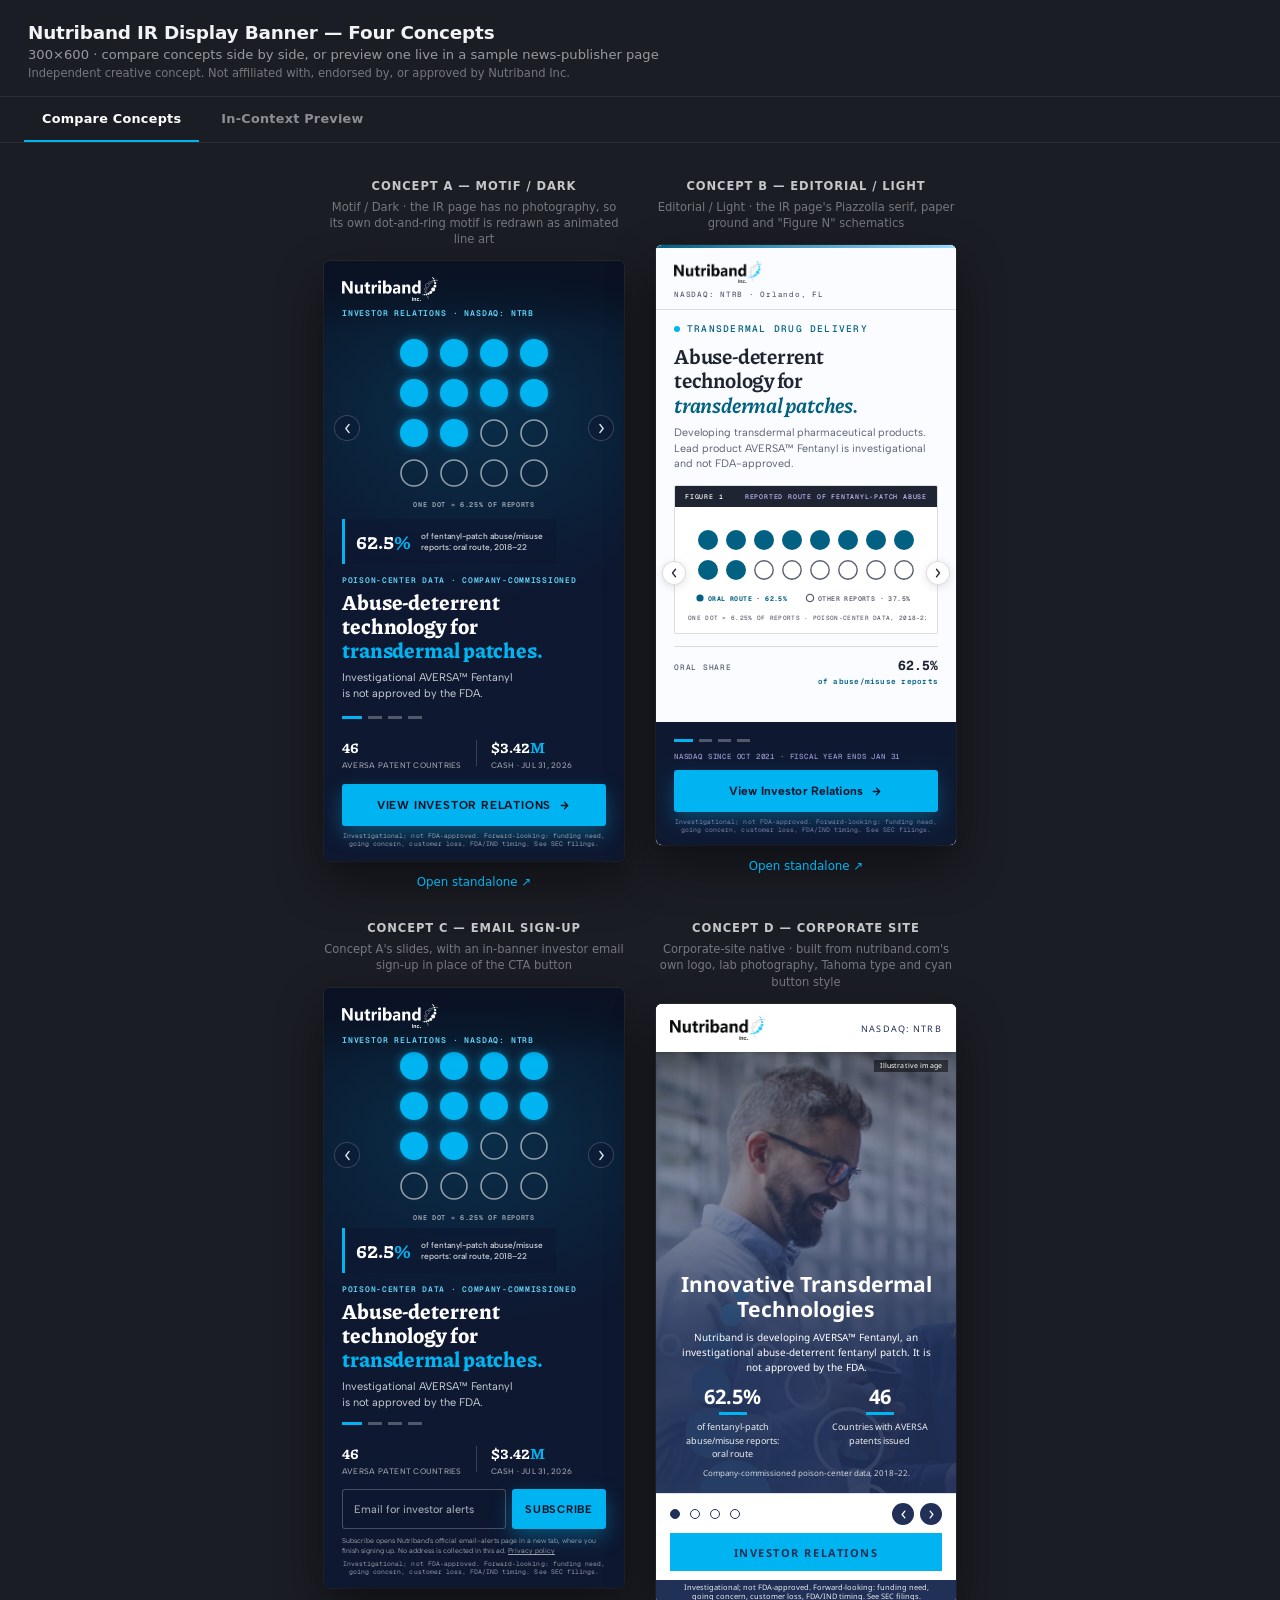
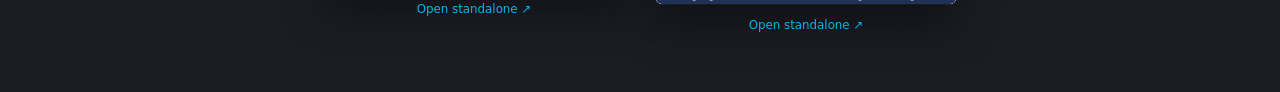
<file: index.html>
<!DOCTYPE html>
<html lang="en">
<head>
<meta name="robots" content="noindex,nofollow">
<meta charset="UTF-8">
<meta name="viewport" content="width=device-width,initial-scale=1">
<meta name="ir-banner-company" content="Nutriband Inc.">
<link rel="icon" href="data:,">
<title>Nutriband IR Banner — Concept Comparison</title>
<style>
  :root { --ui-accent:#00b4f1; }
  * { margin:0; padding:0; box-sizing:border-box; }
  html, body {
    height:100%;
    background:#1b1d24;
    font-family:-apple-system, BlinkMacSystemFont, 'Segoe UI', system-ui, sans-serif;
    color:#f2f3f5;
  }
  header {
    padding:22px 28px 16px;
    border-bottom:1px solid rgba(255,255,255,0.08);
  }
  header h1 { font-size:1.15rem; font-weight:700; letter-spacing:-0.01em; }
  header p { margin-top:4px; font-size:0.82rem; color:rgba(255,255,255,0.55); }
  header p.pitch-note { font-size:0.72rem; color:rgba(255,255,255,0.4); }

  /* ---- tabs ---- */
  .tabs {
    display:flex;
    gap:4px;
    padding:0 24px;
    border-bottom:1px solid rgba(255,255,255,0.08);
  }
  .tab-btn {
    background:none;
    border:0;
    font-family:inherit;
    color:rgba(255,255,255,0.5);
    font-size:0.8rem;
    font-weight:700;
    letter-spacing:0.02em;
    padding:14px 18px;
    cursor:pointer;
    border-bottom:2px solid transparent;
    transition:color 0.15s ease;
  }
  .tab-btn:hover { color:rgba(255,255,255,0.8); }
  .tab-btn.active { color:#fff; border-bottom-color:var(--ui-accent); }
  .tab-panel { display:none; }
  .tab-panel.active { display:block; }

  main {
    display:flex;
    flex-wrap:wrap;
    gap:32px;
    justify-content:center;
    padding:36px 24px 60px;
  }
  /* four 300px frames need about 1344px of width; below that, wrap 2 + 2 rather than 3 + 1 */
  @media (max-width:1343px) { main { max-width:700px; margin:0 auto; } }
  .col { display:flex; flex-direction:column; align-items:center; gap:14px; }
  .col h2 {
    font-size:0.72rem;
    font-weight:700;
    letter-spacing:0.08em;
    text-transform:uppercase;
    color:rgba(255,255,255,0.75);
  }
  .col .tag {
    max-width:300px;
    min-height:2.8em;
    font-size:0.72rem;
    line-height:1.4;
    text-align:center;
    color:rgba(255,255,255,0.4);
    margin-top:-8px;
  }
  .frame-wrap {
    width:300px;
    height:600px;
    border-radius:6px;
    overflow:hidden;
    box-shadow:0 20px 48px rgba(0,0,0,0.45), 0 0 0 1px rgba(255,255,255,0.06);
    background:#000;
  }
  iframe { width:300px; height:600px; border:0; display:block; }
  .col a {
    font-size:0.74rem;
    color:var(--ui-accent);
    text-decoration:none;
  }
  .col a:hover { text-decoration:underline; }

  /* ---- in-context preview panel ---- */
  .preview-intro {
    text-align:center;
    padding:28px 24px 0;
  }
  .preview-intro p {
    font-size:0.82rem;
    color:rgba(255,255,255,0.55);
    max-width:560px;
    margin:0 auto;
  }
  .concept-switch {
    display:flex;
    flex-wrap:wrap;
    gap:10px;
    justify-content:center;
    padding:18px 24px 0;
  }
  .concept-btn {
    background:rgba(255,255,255,0.06);
    border:1px solid rgba(255,255,255,0.14);
    color:rgba(255,255,255,0.65);
    font-family:inherit;
    font-size:0.76rem;
    font-weight:700;
    letter-spacing:0.02em;
    padding:9px 16px;
    border-radius:20px;
    cursor:pointer;
    transition:all 0.15s ease;
  }
  .concept-btn:hover { border-color:rgba(255,255,255,0.3); }
  .concept-btn.active { background:var(--ui-accent); border-color:var(--ui-accent); color:#0c1015; }

  .preview-wrap {
    max-width:1180px;
    margin:24px auto 12px;
    padding:0 24px;
  }
  .preview-frame-outer {
    border-radius:6px;
    overflow:hidden;
    box-shadow:0 20px 48px rgba(0,0,0,0.45), 0 0 0 1px rgba(255,255,255,0.06);
  }
  #preview-iframe {
    width:100%;
    height:950px;
    border:0;
    display:block;
    background:#fff;
  }
  .preview-footer {
    text-align:center;
    padding:14px 24px 60px;
  }
  .preview-footer a {
    font-size:0.74rem;
    color:var(--ui-accent);
    text-decoration:none;
  }
  .preview-footer a:hover { text-decoration:underline; }
</style>
</head>
<body>

<header>
  <h1>Nutriband IR Display Banner — Four Concepts</h1>
  <p>300×600 · compare concepts side by side, or preview one live in a sample news-publisher page</p>
  <p class="pitch-note">Independent creative concept. Not affiliated with, endorsed by, or approved by Nutriband Inc.</p>
</header>

<div class="tabs">
  <button type="button" class="tab-btn active" data-tab="compare">Compare Concepts</button>
  <button type="button" class="tab-btn" data-tab="preview">In-Context Preview</button>
</div>

<section class="tab-panel active" id="tab-compare">
  <main>
    <div class="col">
      <h2>Concept A — Motif / Dark</h2>
      <span class="tag">Motif / Dark · the IR page has no photography, so its own dot-and-ring motif is redrawn as animated line art</span>
      <div class="frame-wrap">
        <iframe src="concept-a-photo/index.html" title="Nutriband banner — photo concept"></iframe>
      </div>
      <a href="concept-a-photo/index.html" target="_blank" rel="noopener">Open standalone ↗</a>
    </div>

    <div class="col">
      <h2>Concept B — Editorial / Light</h2>
      <span class="tag">Editorial / Light · the IR page&#x27;s Piazzolla serif, paper ground and &quot;Figure N&quot; schematics</span>
      <div class="frame-wrap">
        <iframe src="concept-b-editorial/index.html" title="Nutriband banner — editorial concept"></iframe>
      </div>
      <a href="concept-b-editorial/index.html" target="_blank" rel="noopener">Open standalone ↗</a>
    </div>

    <div class="col">
      <h2>Concept C — Email Sign-up</h2>
      <span class="tag">Concept A&#x27;s slides, with an in-banner investor email sign-up in place of the CTA button</span>
      <div class="frame-wrap">
        <iframe src="concept-c-dashboard/index.html" title="Nutriband banner — email sign-up concept"></iframe>
      </div>
      <a href="concept-c-dashboard/index.html" target="_blank" rel="noopener">Open standalone ↗</a>
    </div>

    <div class="col">
      <h2>Concept D — Corporate Site</h2>
      <span class="tag">Corporate-site native · built from nutriband.com&#x27;s own logo, lab photography, Tahoma type and cyan button style</span>
      <div class="frame-wrap">
        <iframe src="concept-d-corporate/index.html" title="Nutriband banner — corporate-site concept"></iframe>
      </div>
      <a href="concept-d-corporate/index.html" target="_blank" rel="noopener">Open standalone ↗</a>
    </div>
  </main>
</section>

<section class="tab-panel" id="tab-preview">
  <div class="preview-intro">
    <p>A sample news-publisher article page with the banner dropped into the right-rail ad slot — the way it would actually sit alongside real editorial content. Switch concepts below.</p>
  </div>

  <div class="concept-switch">
    <button type="button" class="concept-btn active" data-concept="a">Concept A — Motif</button>
    <button type="button" class="concept-btn" data-concept="b">Concept B — Editorial</button>
    <button type="button" class="concept-btn" data-concept="c">Concept C — Email Sign-up</button>
    <button type="button" class="concept-btn" data-concept="d">Concept D — Corporate Site</button>
  </div>

  <div class="preview-wrap">
    <div class="preview-frame-outer">
      <iframe id="preview-iframe" src="context-preview/news.html?concept=a" title="Nutriband banner — in-context publisher preview"></iframe>
    </div>
  </div>

  <div class="preview-footer">
    <a id="preview-open-link" href="context-preview/news.html?concept=a" target="_blank" rel="noopener">Open standalone ↗</a>
  </div>
</section>

<script>
  document.querySelectorAll('.tab-btn').forEach(function (btn) {
    btn.addEventListener('click', function () {
      document.querySelectorAll('.tab-btn').forEach(function (b) { b.classList.remove('active') })
      document.querySelectorAll('.tab-panel').forEach(function (p) { p.classList.remove('active') })
      btn.classList.add('active')
      document.getElementById('tab-' + btn.dataset.tab).classList.add('active')
    })
  })

  document.querySelectorAll('.concept-btn').forEach(function (btn) {
    btn.addEventListener('click', function () {
      document.querySelectorAll('.concept-btn').forEach(function (b) { b.classList.remove('active') })
      btn.classList.add('active')
      var url = 'context-preview/news.html?concept=' + btn.dataset.concept
      document.getElementById('preview-iframe').src = url
      document.getElementById('preview-open-link').href = url
    })
  })
</script>

</body>
</html>
</file>
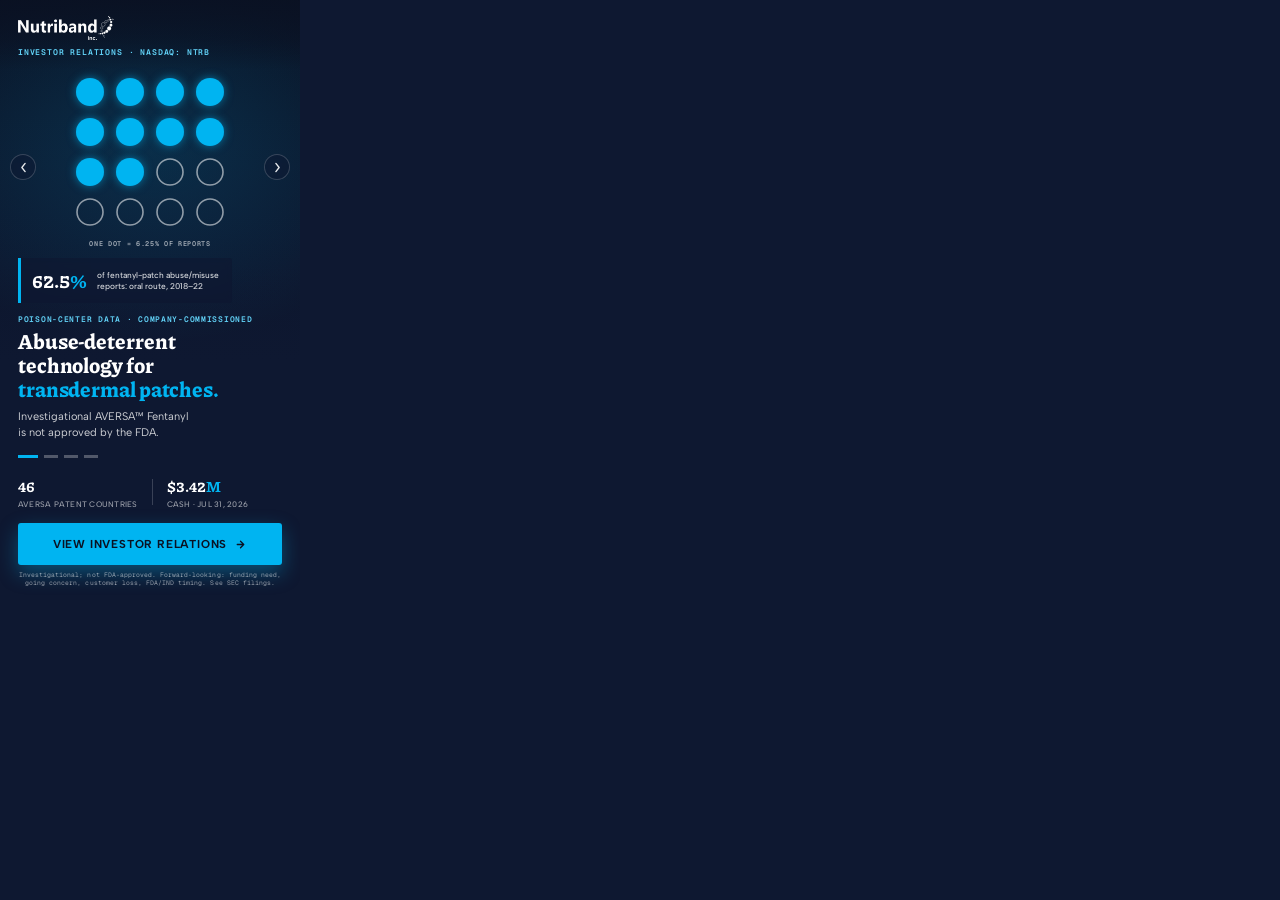
<file: concept-a-photo/index.html>
<!DOCTYPE html>
<html lang="en">
<head>
<meta name="robots" content="noindex,nofollow">
<meta charset="UTF-8">
<meta name="ad.size" content="width=300,height=600">
<meta http-equiv="X-UA-Compatible" content="IE=Edge">
<meta name="viewport" content="width=300,initial-scale=1">
<link rel="icon" href="data:,">
<title>Nutriband Inc. — Investor Relations</title>
<link rel="preconnect" href="https://fonts.googleapis.com">
<link rel="preconnect" href="https://fonts.gstatic.com" crossorigin>
<link href="https://fonts.googleapis.com/css2?family=Piazzolla:opsz,wght@8..30,700;8..30,800&family=Albert+Sans:wght@400;500;600;700&family=Geist+Mono:wght@500;600;700&display=swap" rel="stylesheet">
<link rel="stylesheet" href="style.css">
</head>
<body>

<!--
  Nutriband Inc. — IR display banner, 300x600 — Concept A: Motif / Dark.
  Promotes: https://gracinting.github.io/nutriband-ir-concept/
  The IR concept page has no photography, so A is motif-led: the page's own
  signature shapes (solid dots, open rings, the layered patch cross-section)
  redrawn as animated inline SVG, one variant per slide, with a floating stat
  chip, persistent logo/ticker chrome, stat row + CTA + forward-looking-
  statements line. Concept C is generated from this file
  (scripts/build_concept_c.py), so re-run that after every edit here.
  Every slide's copy and stat comes from .tmp/facts.md.
-->

<div id="banner" aria-label="Nutriband Inc. investor relations advertisement">

  <div id="slides">

    <!-- Slide 1 — Overview. Motif: 16-dot proportion pictogram (10 solid = 62.5%); one dot is 6.25% of reports, never a report count -->
    <section class="slide" data-index="0">
      <div class="slide-bg" role="img" aria-label="Sixteen dots in a four by four grid. Ten are solid and six are open rings, showing 62.5 percent.">
        <svg viewBox="0 0 300 600" aria-hidden="true">
          <g class="m-ripples">
            <circle class="m-ripple" style="animation-delay:-0.0s" cx="90"  cy="92"  r="14"/>
            <circle class="m-ripple" style="animation-delay:-0.4s" cx="130" cy="92"  r="14"/>
            <circle class="m-ripple" style="animation-delay:-0.8s" cx="170" cy="92"  r="14"/>
            <circle class="m-ripple" style="animation-delay:-1.2s" cx="210" cy="92"  r="14"/>
            <circle class="m-ripple" style="animation-delay:-1.6s" cx="90"  cy="132" r="14"/>
            <circle class="m-ripple" style="animation-delay:-2.0s" cx="130" cy="132" r="14"/>
            <circle class="m-ripple" style="animation-delay:-2.4s" cx="170" cy="132" r="14"/>
            <circle class="m-ripple" style="animation-delay:-2.8s" cx="210" cy="132" r="14"/>
            <circle class="m-ripple" style="animation-delay:-3.2s" cx="90"  cy="172" r="14"/>
            <circle class="m-ripple" style="animation-delay:-3.6s" cx="130" cy="172" r="14"/>
          </g>
          <g class="m-solid">
            <circle cx="90"  cy="92"  r="14"/><circle cx="130" cy="92"  r="14"/><circle cx="170" cy="92"  r="14"/><circle cx="210" cy="92"  r="14"/>
            <circle cx="90"  cy="132" r="14"/><circle cx="130" cy="132" r="14"/><circle cx="170" cy="132" r="14"/><circle cx="210" cy="132" r="14"/>
            <circle cx="90"  cy="172" r="14"/><circle cx="130" cy="172" r="14"/>
          </g>
          <g class="m-open">
            <circle cx="170" cy="172" r="13"/><circle cx="210" cy="172" r="13"/>
            <circle cx="90"  cy="212" r="13"/><circle cx="130" cy="212" r="13"/><circle cx="170" cy="212" r="13"/><circle cx="210" cy="212" r="13"/>
          </g>
          <text class="m-cap" x="150" y="246" text-anchor="middle">ONE DOT = 6.25% OF REPORTS</text>
        </svg>
      </div>
      <div class="slide-scrim-top"></div>
      <div class="slide-scrim-bottom"></div>
      <div class="slide-copy">
        <div class="mid-chip">
          <span class="chip-num">62.5<em>%</em></span>
          <span class="chip-label">of fentanyl-patch abuse/misuse<br>reports: oral route, 2018–22</span>
        </div>
        <div class="copy-bottom">
          <div class="kicker">Poison-center data · company-commissioned</div>
          <h1>Abuse-deterrent<br>technology for<br><em>transdermal&nbsp;patches.</em></h1>
          <p>Investigational AVERSA™ Fentanyl is not approved by the FDA.</p>
        </div>
      </div>
    </section>

    <!-- Slide 2 — Regulatory path. Motif: milestone rail; solid dot = reached, open ring = not yet reached -->
    <section class="slide" data-index="1">
      <div class="slide-bg" role="img" aria-label="Milestone rail: three solid dots for reached milestones, two open rings for the next steps.">
        <svg viewBox="0 0 300 600" aria-hidden="true">
          <path class="m-rail-done" d="M54 88 V152"/>
          <path class="m-rail-next" d="M54 152 V216"/>
          <circle class="m-pulse" cx="54" cy="88" r="2.8"/>
          <circle class="m-solid-c" cx="54" cy="88"  r="6"/>
          <circle class="m-solid-c" cx="54" cy="120" r="6"/>
          <circle class="m-halo" cx="54" cy="152" r="13"/>
          <circle class="m-solid-c" cx="54" cy="152" r="8.5"/>
          <circle class="m-ring-c" cx="54" cy="184" r="6"/>
          <circle class="m-ring-c" cx="54" cy="216" r="6"/>
          <g class="m-lab">
            <text class="d" x="78" y="85">2024</text>
            <text class="t" x="78" y="96">Kindeva commercial development agreement</text>
            <text class="d" x="78" y="117">JUN 2025</text>
            <text class="t" x="78" y="128">Commercial scale-up completed (Kindeva)</text>
            <text class="d hi" x="78" y="149">SEP 2025</text>
            <text class="t hi" x="78" y="160">FDA meeting: 505(b)(2) path confirmed</text>
            <text class="d" x="78" y="181">NEXT</text>
            <text class="t" x="78" y="192">IND for a human abuse potential study</text>
            <text class="d" x="78" y="213">THEN</text>
            <text class="t" x="78" y="224">NDA submission</text>
          </g>
        </svg>
      </div>
      <div class="slide-scrim-top"></div>
      <div class="slide-scrim-bottom"></div>
      <div class="slide-copy">
        <div class="mid-chip">
          <span class="chip-num">505<em>(b)(2)</em></span>
          <span class="chip-label">NDA pathway<br>confirmed by FDA</span>
        </div>
        <div class="copy-bottom">
          <div class="kicker">FDA Type C meeting · Sep 18, 2025</div>
          <h1>FDA confirmed<br>the regulatory path<br><em>for&nbsp;AVERSA&nbsp;Fentanyl.</em></h1>
          <p>Built on an FDA-approved fentanyl patch. IND not yet filed.</p>
        </div>
      </div>
    </section>

    <!-- Slide 3 — Platform. Motif: the patch cross-section in the "misused by mouth" state only (the IR page draws "worn on skin" separately):
         aversive-agent dots on the backing, rings = the intended effect, dashed outline = the mouth. A schematic, not a study result. -->
    <section class="slide" data-index="2">
      <div class="slide-bg" role="img" aria-label="Schematic cross-section of the patch inside a dashed outline representing the mouth. A row of dots, the aversive agents, sits on the backing above the drug matrix and adhesive, and rings spread outward from them: the intended effect if the patch is misused by mouth.">
        <svg viewBox="0 0 300 600" aria-hidden="true">
          <text class="m-cap l" x="40" y="78">IF MISUSED BY MOUTH: THE INTENDED EFFECT</text>
          <rect class="m-mouth" x="38" y="86" width="224" height="136" rx="22"/>
          <g class="m-rings">
            <circle class="m-ring-a" style="animation-delay:-0.0s" cx="76.9"  cy="110" r="6"/>
            <circle class="m-ring-b" style="animation-delay:-0.0s" cx="76.9"  cy="110" r="6"/>
            <circle class="m-ring-a" style="animation-delay:-1.1s" cx="139.6" cy="110" r="6"/>
            <circle class="m-ring-b" style="animation-delay:-1.1s" cx="139.6" cy="110" r="6"/>
            <circle class="m-ring-a" style="animation-delay:-2.2s" cx="202.2" cy="110" r="6"/>
            <circle class="m-ring-b" style="animation-delay:-2.2s" cx="202.2" cy="110" r="6"/>
          </g>
          <g class="m-agents">
            <circle cx="56"    cy="110" r="3.8"/><circle cx="76.9"  cy="110" r="3.8"/><circle cx="97.8"  cy="110" r="3.8"/>
            <circle cx="118.7" cy="110" r="3.8"/><circle cx="139.6" cy="110" r="3.8"/><circle cx="160.4" cy="110" r="3.8"/>
            <circle cx="181.3" cy="110" r="3.8"/><circle cx="202.2" cy="110" r="3.8"/><circle cx="223.1" cy="110" r="3.8"/>
            <circle cx="244"   cy="110" r="3.8"/>
          </g>
          <rect class="l-back"   x="46" y="116" width="208" height="20" rx="2"/>
          <rect class="l-matrix" x="46" y="136" width="208" height="36"/>
          <rect class="l-adh"    x="46" y="172" width="208" height="9"/>
          <g class="m-lab">
            <text class="s" x="54" y="129.5">BACKING</text>
            <text class="s" x="54" y="152">DRUG MATRIX · APPROVED PATCH</text>
          </g>
          <circle class="m-key-dot" cx="52" cy="198" r="3.2"/>
          <text class="m-cap l" x="60" y="200.4">AVERSIVE AGENTS, COATED ON THE BACKING</text>
          <text class="m-cap" x="150" y="214" text-anchor="middle">SCHEMATIC · NOT A STUDY RESULT</text>
        </svg>
      </div>
      <div class="slide-scrim-top"></div>
      <div class="slide-scrim-bottom"></div>
      <div class="slide-copy">
        <div class="mid-chip">
          <span class="chip-num">Oct&nbsp;8</span>
          <span class="chip-label">New patent application, 2026;<br>could extend to 2046 if granted</span>
        </div>
        <div class="copy-bottom">
          <div class="kicker">The AVERSA™ design</div>
          <h1>Aversive agents<br>on the backing,<br><em>apart&nbsp;from&nbsp;the&nbsp;drug.</em></h1>
          <p>Designed to deter oral misuse; not yet shown in a human abuse potential study.</p>
        </div>
      </div>
    </section>

    <!-- Slide 4 — Funding, as reported. Motif: unit chart, one dot = $1M; 3.42 solid dots of cash against a 13-dot estimate -->
    <section class="slide" data-index="3">
      <div class="slide-bg" role="img" aria-label="Thirteen dots, each one million dollars: about three and a half are solid for cash on hand, the rest are open rings for the estimated research and development need.">
        <svg viewBox="0 0 300 600" aria-hidden="true">
          <defs>
            <linearGradient id="g42" x1="0" y1="0" x2="1" y2="0">
              <stop offset="0.42" stop-color="#00b4f1"/><stop offset="0.42" stop-color="#00b4f1" stop-opacity="0"/>
            </linearGradient>
          </defs>
          <text class="m-cap l" x="57" y="84">CASH $3.42M · JUL 31, 2026</text>
          <path class="m-brk" d="M57 92 V88 H188 V92"/>
          <g class="m-solid">
            <circle cx="70"  cy="116" r="13"/><circle cx="110" cy="116" r="13"/><circle cx="150" cy="116" r="13"/>
          </g>
          <circle class="m-part" cx="190" cy="116" r="13"/>
          <g class="m-open">
            <circle cx="230" cy="116" r="12.5"/>
            <circle cx="70"  cy="154" r="12.5"/><circle cx="110" cy="154" r="12.5"/><circle cx="150" cy="154" r="12.5"/><circle cx="190" cy="154" r="12.5"/><circle cx="230" cy="154" r="12.5"/>
            <circle cx="110" cy="192" r="12.5"/><circle cx="150" cy="192" r="12.5"/><circle cx="190" cy="192" r="12.5"/>
          </g>
          <text class="m-cap" x="150" y="238" text-anchor="middle">ONE DOT = $1M · 13 DOTS = ~$13M ESTIMATE</text>
        </svg>
      </div>
      <div class="slide-scrim-top"></div>
      <div class="slide-scrim-bottom"></div>
      <div class="slide-copy">
        <div class="mid-chip">
          <span class="chip-num">~$13<em>M</em></span>
          <span class="chip-label">Est. R&amp;D need to approval;<br>could be substantially higher</span>
        </div>
        <div class="copy-bottom">
          <div class="kicker">Management's estimate · per the 10-K</div>
          <h1>Next: an IND filing<br>for a human abuse<br><em>potential&nbsp;study.</em></h1>
          <p>FY2026 revenue of $2.04M came from contract manufacturing. AVERSA is pre-revenue.</p>
        </div>
      </div>
    </section>

  </div>

  <!-- Persistent chrome — sits above the rotating slides -->
  <header id="top-bar" class="reveal" data-delay="0">
    <div id="logo">
      <img class="lockup" src="assets/nutriband-logo-white.png" alt="Nutriband Inc." width="95" height="24">
    </div>
    <div id="eyebrow">INVESTOR&nbsp;RELATIONS&nbsp;·&nbsp;NASDAQ:&nbsp;NTRB</div>
  </header>

  <button type="button" class="nav-arrow" id="arrow-prev" aria-label="Previous slide">
    <svg viewBox="0 0 16 16"><path d="M10 3 6 8l4 5" stroke="currentColor" stroke-width="1.7" fill="none" stroke-linecap="round" stroke-linejoin="round"/></svg>
  </button>
  <button type="button" class="nav-arrow" id="arrow-next" aria-label="Next slide">
    <svg viewBox="0 0 16 16"><path d="M6 3l4 5-4 5" stroke="currentColor" stroke-width="1.7" fill="none" stroke-linecap="round" stroke-linejoin="round"/></svg>
  </button>

  <div id="bottom-fixed" class="reveal" data-delay="4">
    <div id="dots" role="tablist" aria-label="Slide selector">
      <button class="dot active" data-index="0" aria-label="Slide 1: Overview"></button>
      <button class="dot" data-index="1" aria-label="Slide 2: Regulatory path"></button>
      <button class="dot" data-index="2" aria-label="Slide 3: Platform"></button>
      <button class="dot" data-index="3" aria-label="Slide 4: Funding, as reported"></button>
    </div>

    <div id="stat-row">
      <div class="stat">
        <span class="stat-num">46</span>
        <span class="stat-label">AVERSA patent countries</span>
      </div>
      <div class="stat-div"></div>
      <div class="stat">
        <span class="stat-num">$3.42<em>M</em></span>
        <span class="stat-label">Cash · Jul 31, 2026</span>
      </div>
    </div>

    <a href="#" id="cta">
      <span>View Investor Relations</span>
      <svg viewBox="0 0 16 16" id="cta-arrow" aria-hidden="true"><path d="M4 8h8M8 4l4 4-4 4" stroke="currentColor" stroke-width="1.6" fill="none" stroke-linecap="round" stroke-linejoin="round"/></svg>
    </a>
    <p id="disclosure">Investigational; not FDA-approved. Forward-looking: funding need, going concern, customer loss, FDA/IND timing. See SEC filings.</p>
  </div>

  <!-- Standard HTML5-ad click-tag plumbing -->
  <div id="click-tag-wrapper"></div>
</div>

<script src="script.js"></script>
</body>
</html>
</file>
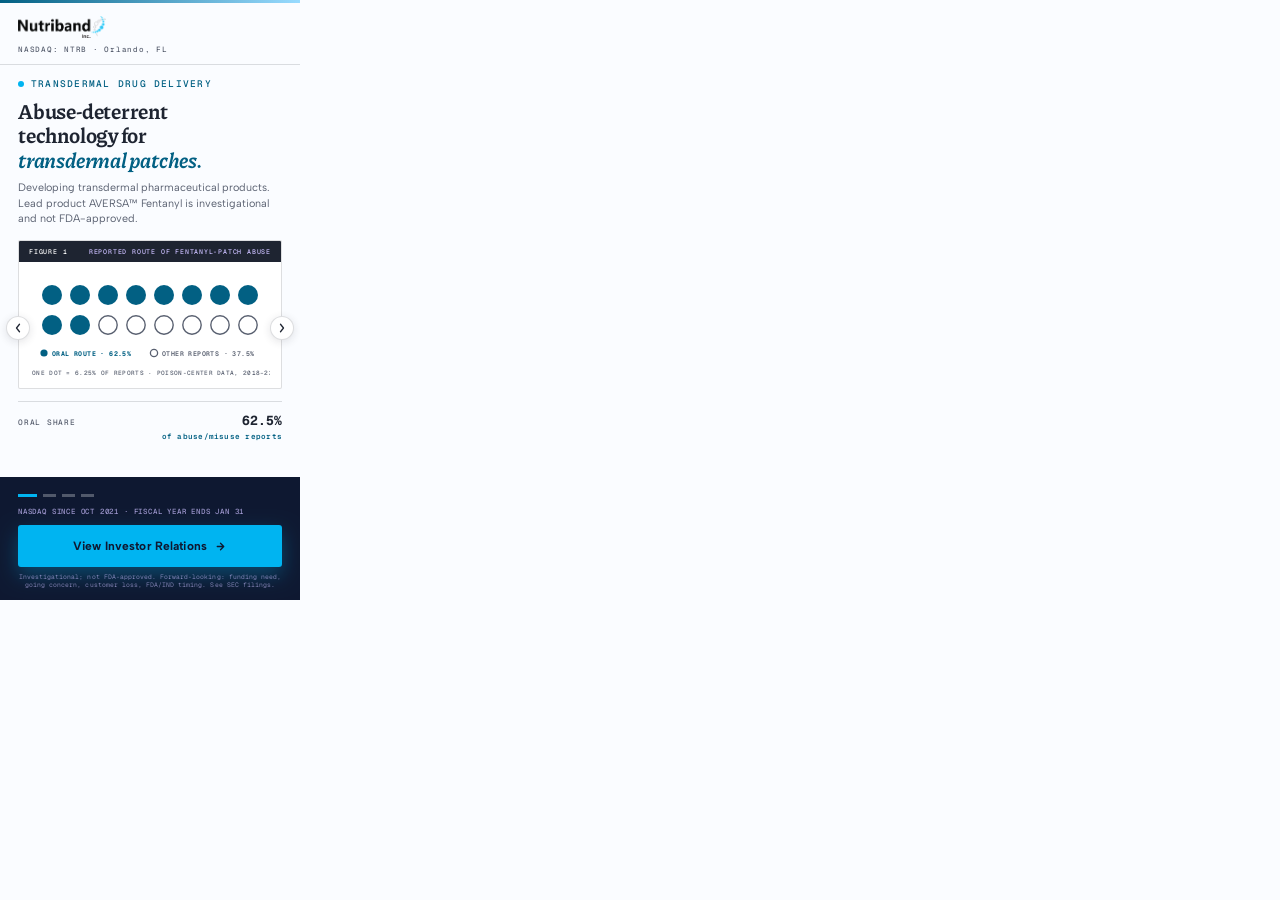
<file: concept-b-editorial/index.html>
<!DOCTYPE html>
<html lang="en">
<head>
<meta name="robots" content="noindex,nofollow">
<meta charset="UTF-8">
<meta name="ad.size" content="width=300,height=600">
<meta http-equiv="X-UA-Compatible" content="IE=Edge">
<meta name="viewport" content="width=300,initial-scale=1">
<link rel="icon" href="data:,">
<title>Nutriband Inc. — Investor Overview</title>
<link rel="preconnect" href="https://fonts.googleapis.com">
<link rel="preconnect" href="https://fonts.gstatic.com" crossorigin>
<link href="https://fonts.googleapis.com/css2?family=Piazzolla:ital,opsz,wght@0,8..30,600;0,8..30,700;1,8..30,600;1,8..30,700&family=Albert+Sans:wght@400;500;600;700&family=Geist+Mono:wght@400;500;600;700&display=swap" rel="stylesheet">
<link rel="stylesheet" href="style.css">
</head>
<body>

<!--
  Nutriband Inc. — IR display banner, 300x600 — Concept B: Editorial / Light.
  Promotes: https://gracinting.github.io/nutriband-ir-concept/
  Annual-report styling in the IR page's own faces (Piazzolla serif, Albert
  Sans, Geist Mono): serif headlines, mono figure captions, light paper body,
  one inline-SVG "Figure N" schematic per slide drawn in the page's dot-and-
  ring language, dark closing CTA band. Every slide's copy comes from
  .tmp/facts.md.
-->

<div id="banner" aria-label="Nutriband Inc. investor relations advertisement">

  <div id="top-rule"></div>

  <header id="top-bar" class="reveal" data-delay="0">
    <div id="logo">
      <img class="lockup" src="assets/nutriband-logo.png" alt="Nutriband Inc." width="87" height="22">
    </div>
    <div id="masthead">NASDAQ:&nbsp;NTRB&nbsp;·&nbsp;Orlando,&nbsp;FL</div>
  </header>

  <div id="slides">

    <!-- Slide 1 — Cover. Figure: 16-dot proportion pictogram (10 solid = 62.5%); one dot is 6.25% of reports, never a report count -->
    <section class="slide" data-index="0">
      <div class="slide-copy">
        <p class="eyebrow">Transdermal Drug Delivery</p>
        <h1>Abuse-deterrent<br>technology for<br><em>transdermal&nbsp;patches.</em></h1>
        <p class="lead">Developing transdermal pharmaceutical products. Lead product AVERSA™ Fentanyl is investigational and not FDA-approved.</p>

        <figure class="fig-card">
          <div class="fig-bar"><span>Figure 1</span><span>Reported route of fentanyl-patch abuse</span></div>
          <div class="fig-body">
            <svg viewBox="0 0 240 112" role="img" aria-label="Sixteen dots in two rows of eight. Ten are solid and six are open rings: 62.5 percent of reports involved the oral route.">
              <g class="fig-solid">
                <circle cx="22" cy="24" r="10"/><circle cx="50" cy="24" r="10"/><circle cx="78" cy="24" r="10"/><circle cx="106" cy="24" r="10"/>
                <circle cx="134" cy="24" r="10"/><circle cx="162" cy="24" r="10"/><circle cx="190" cy="24" r="10"/><circle cx="218" cy="24" r="10"/>
                <circle cx="22" cy="54" r="10"/><circle cx="50" cy="54" r="10"/>
              </g>
              <g class="fig-open">
                <circle cx="78" cy="54" r="9.2"/><circle cx="106" cy="54" r="9.2"/><circle cx="134" cy="54" r="9.2"/>
                <circle cx="162" cy="54" r="9.2"/><circle cx="190" cy="54" r="9.2"/><circle cx="218" cy="54" r="9.2"/>
              </g>
              <circle class="fig-solid-dot" cx="14" cy="82" r="3.6"/>
              <text class="fig-key strong" x="22" y="84.5">ORAL ROUTE · 62.5%</text>
              <circle class="fig-open-dot" cx="124" cy="82" r="3.6"/>
              <text class="fig-key" x="132" y="84.5">OTHER REPORTS · 37.5%</text>
              <text class="fig-cap" x="2" y="104">ONE DOT = 6.25% OF REPORTS · POISON-CENTER DATA, 2018–22</text>
            </svg>
          </div>
        </figure>

        <div class="kf">
          <dt>Oral share</dt>
          <dd>62.5% <em>of abuse/misuse reports</em></dd>
        </div>
      </div>
    </section>

    <!-- Slide 2 — Regulatory path. Figure: milestone rail; solid dot = reached, open ring = not yet reached -->
    <section class="slide" data-index="1">
      <div class="slide-copy">
        <p class="eyebrow">Fig. 02 · The Regulatory Path</p>
        <h1>FDA confirmed<br>the regulatory path<br><em>for&nbsp;AVERSA&nbsp;Fentanyl.</em></h1>
        <p class="lead">A 505(b)(2) NDA pathway, confirmed at a Sep 18, 2025 FDA meeting, built on an FDA-approved fentanyl patch.</p>

        <figure class="fig-card">
          <div class="fig-bar"><span>Figure 2</span><span>Milestones: reached and next</span></div>
          <div class="fig-body">
            <svg viewBox="0 0 240 120" role="img" aria-label="Milestone rail: three solid dots for reached milestones and two open rings for the next steps.">
              <path class="fig-rail-done" d="M12 14 V62"/>
              <path class="fig-rail-next" d="M12 62 V110"/>
              <circle class="fig-solid-dot" cx="12" cy="14" r="4.4"/>
              <circle class="fig-solid-dot" cx="12" cy="38" r="4.4"/>
              <circle class="fig-halo" cx="12" cy="62" r="9"/>
              <circle class="fig-solid-dot" cx="12" cy="62" r="6"/>
              <circle class="fig-ring-dot" cx="12" cy="86" r="4.4"/>
              <circle class="fig-ring-dot" cx="12" cy="110" r="4.4"/>
              <g class="fig-lab">
                <text class="d" x="28" y="16.5">2024</text>     <text class="t" x="70" y="16.5">Kindeva commercial development agreement</text>
                <text class="d" x="28" y="40.5">JUN 2025</text>  <text class="t" x="70" y="40.5">Commercial scale-up completed (Kindeva)</text>
                <text class="d hi" x="28" y="64.5">SEP 2025</text> <text class="t hi" x="70" y="64.5">FDA meeting: 505(b)(2) path confirmed</text>
                <text class="d" x="28" y="88.5">NEXT</text>      <text class="t" x="70" y="88.5">IND for a human abuse potential study</text>
                <text class="d" x="28" y="112.5">THEN</text>     <text class="t" x="70" y="112.5">NDA submission</text>
              </g>
            </svg>
          </div>
        </figure>

        <div class="kf">
          <dt>Next step</dt>
          <dd>IND filing <em>not yet filed</em></dd>
        </div>
      </div>
    </section>

    <!-- Slide 3 — Platform. Figure: the patch cross-section; aversive-agent dots on the backing, apart from the drug matrix -->
    <section class="slide" data-index="2">
      <div class="slide-copy">
        <p class="eyebrow">Fig. 03 · The AVERSA™ Design</p>
        <h1>Aversive agents<br>on the backing,<br><em>apart&nbsp;from&nbsp;the&nbsp;drug.</em></h1>
        <p class="lead">Designed to deter oral misuse; the agents are kept separate from the drug matrix. Not yet shown in a human abuse potential study.</p>

        <figure class="fig-card">
          <div class="fig-bar"><span>Figure 3</span><span>Intended effect, in cross-section</span></div>
          <div class="fig-body">
            <svg viewBox="0 0 240 124" role="img" aria-label="Schematic cross-section of the patch inside a dashed outline representing the mouth. A row of dots, the aversive agents, sits on the backing above the drug matrix and adhesive, with rings around some dots: the intended effect if the patch is misused by mouth.">
              <text class="fig-key strong" x="12" y="9">IF MISUSED BY MOUTH: THE INTENDED EFFECT</text>
              <rect class="fig-mouth" x="5" y="14" width="230" height="106" rx="16"/>
              <g class="fig-ringset">
                <circle cx="45.3"  cy="30" r="6.5"/><circle cx="45.3"  cy="30" r="10.5"/>
                <circle cx="109.3" cy="30" r="6.5"/><circle cx="109.3" cy="30" r="10.5"/>
                <circle cx="173.3" cy="30" r="6.5"/><circle cx="173.3" cy="30" r="10.5"/>
              </g>
              <g class="fig-agents">
                <circle cx="24"    cy="30" r="3.2"/><circle cx="45.3"  cy="30" r="3.2"/><circle cx="66.7"  cy="30" r="3.2"/><circle cx="88"    cy="30" r="3.2"/>
                <circle cx="109.3" cy="30" r="3.2"/><circle cx="130.7" cy="30" r="3.2"/><circle cx="152"   cy="30" r="3.2"/><circle cx="173.3" cy="30" r="3.2"/>
                <circle cx="194.7" cy="30" r="3.2"/><circle cx="216"   cy="30" r="3.2"/>
              </g>
              <rect class="fig-l-back"   x="14" y="36" width="212" height="15" rx="1.5"/>
              <rect class="fig-l-matrix" x="14" y="51" width="212" height="32"/>
              <rect class="fig-l-adh"    x="14" y="83" width="212" height="6"/>
              <g class="fig-lab">
                <text class="s w" x="20" y="46.5">BACKING</text>
                <text class="s"   x="20" y="62">DRUG MATRIX · APPROVED PATCH</text>
              </g>
              <circle class="fig-agent-dot" cx="18" cy="101" r="3"/>
              <text class="fig-key strong" x="25" y="103.3">AVERSIVE AGENTS, COATED ON THE BACKING</text>
              <text class="fig-cap" x="14" y="114">SCHEMATIC · NOT TO SCALE · NOT A STUDY RESULT</text>
            </svg>
          </div>
        </figure>

        <div class="kf">
          <dt>Patents issued</dt>
          <dd>46 countries <em>New application filed Oct 8, 2026</em></dd>
        </div>
      </div>
    </section>

    <!-- Slide 4 — Funding, as reported. Figure: unit chart, one dot = $1M; 3.42 solid dots of cash against a 13-dot estimate -->
    <section class="slide" data-index="3">
      <div class="slide-copy">
        <p class="eyebrow">Fig. 04 · Funding, as Reported</p>
        <h1>Next: an IND filing<br>for a human abuse<br><em>potential&nbsp;study.</em></h1>
        <p class="lead">Management estimates ~$13M of R&amp;D to reach approval, and the total could be substantially higher. Cash was $3.42M on Jul 31, 2026.</p>

        <figure class="fig-card">
          <div class="fig-bar"><span>Figure 4</span><span>Cash against estimated R&amp;D need</span></div>
          <div class="fig-body">
            <svg viewBox="0 0 240 112" role="img" aria-label="Thirteen dots, each one million dollars: about three and a half are solid for cash on hand, the rest are open rings for the estimated research and development need.">
              <defs>
                <linearGradient id="b42" x1="0" y1="0" x2="1" y2="0">
                  <stop offset="0.42" stop-color="#026083"/><stop offset="0.42" stop-color="#026083" stop-opacity="0"/>
                </linearGradient>
              </defs>
              <g class="fig-solid">
                <circle cx="30" cy="22" r="9"/><circle cx="60" cy="22" r="9"/><circle cx="90" cy="22" r="9"/>
              </g>
              <circle class="fig-part" cx="120" cy="22" r="9"/>
              <g class="fig-open">
                <circle cx="150" cy="22" r="8.4"/><circle cx="180" cy="22" r="8.4"/><circle cx="210" cy="22" r="8.4"/>
                <circle cx="45"  cy="50" r="8.4"/><circle cx="75"  cy="50" r="8.4"/><circle cx="105" cy="50" r="8.4"/>
                <circle cx="135" cy="50" r="8.4"/><circle cx="165" cy="50" r="8.4"/><circle cx="195" cy="50" r="8.4"/>
              </g>
              <circle class="fig-solid-dot" cx="14" cy="76" r="3.6"/>
              <text class="fig-key strong" x="22" y="78.5">CASH · $3.42M, JUL 31, 2026</text>
              <circle class="fig-open-dot" cx="14" cy="90" r="3.6"/>
              <text class="fig-key" x="22" y="92.5">EST. R&amp;D NEED · ~$13M, COULD BE HIGHER</text>
              <text class="fig-cap" x="2" y="107">ONE DOT = $1M</text>
            </svg>
          </div>
        </figure>

        <div class="kf">
          <dt>FY2026 revenue</dt>
          <dd>$2.04M <em>contract manufacturing</em></dd>
        </div>
      </div>
    </section>

  </div>

  <button type="button" class="nav-arrow" id="arrow-prev" aria-label="Previous slide">
    <svg viewBox="0 0 16 16"><path d="M10 3 6 8l4 5" stroke="currentColor" stroke-width="1.7" fill="none" stroke-linecap="round" stroke-linejoin="round"/></svg>
  </button>
  <button type="button" class="nav-arrow" id="arrow-next" aria-label="Next slide">
    <svg viewBox="0 0 16 16"><path d="M6 3l4 5-4 5" stroke="currentColor" stroke-width="1.7" fill="none" stroke-linecap="round" stroke-linejoin="round"/></svg>
  </button>

  <div id="dots" class="reveal" role="tablist" aria-label="Slide selector">
    <button class="dot active" data-index="0" aria-label="Slide 1: Cover"></button>
    <button class="dot" data-index="1" aria-label="Slide 2: Regulatory path"></button>
    <button class="dot" data-index="2" aria-label="Slide 3: AVERSA design"></button>
    <button class="dot" data-index="3" aria-label="Slide 4: Funding, as reported"></button>
  </div>

  <div id="bottom-fixed" class="reveal" data-delay="1">
    <div id="bf-line">NASDAQ SINCE OCT 2021 · FISCAL YEAR ENDS JAN 31</div>
    <a href="#" id="cta">
      <span>View Investor Relations</span>
      <svg viewBox="0 0 16 16" id="cta-arrow" aria-hidden="true"><path d="M4 8h8M8 4l4 4-4 4" stroke="currentColor" stroke-width="1.6" fill="none" stroke-linecap="round" stroke-linejoin="round"/></svg>
    </a>
    <div id="fls">Investigational; not FDA-approved. Forward-looking: funding need, going concern, customer loss, FDA/IND timing. See SEC filings.</div>
  </div>

  <!-- Standard HTML5-ad click-tag plumbing -->
  <div id="click-tag-wrapper"></div>
</div>

<script src="script.js"></script>
</body>
</html>
</file>
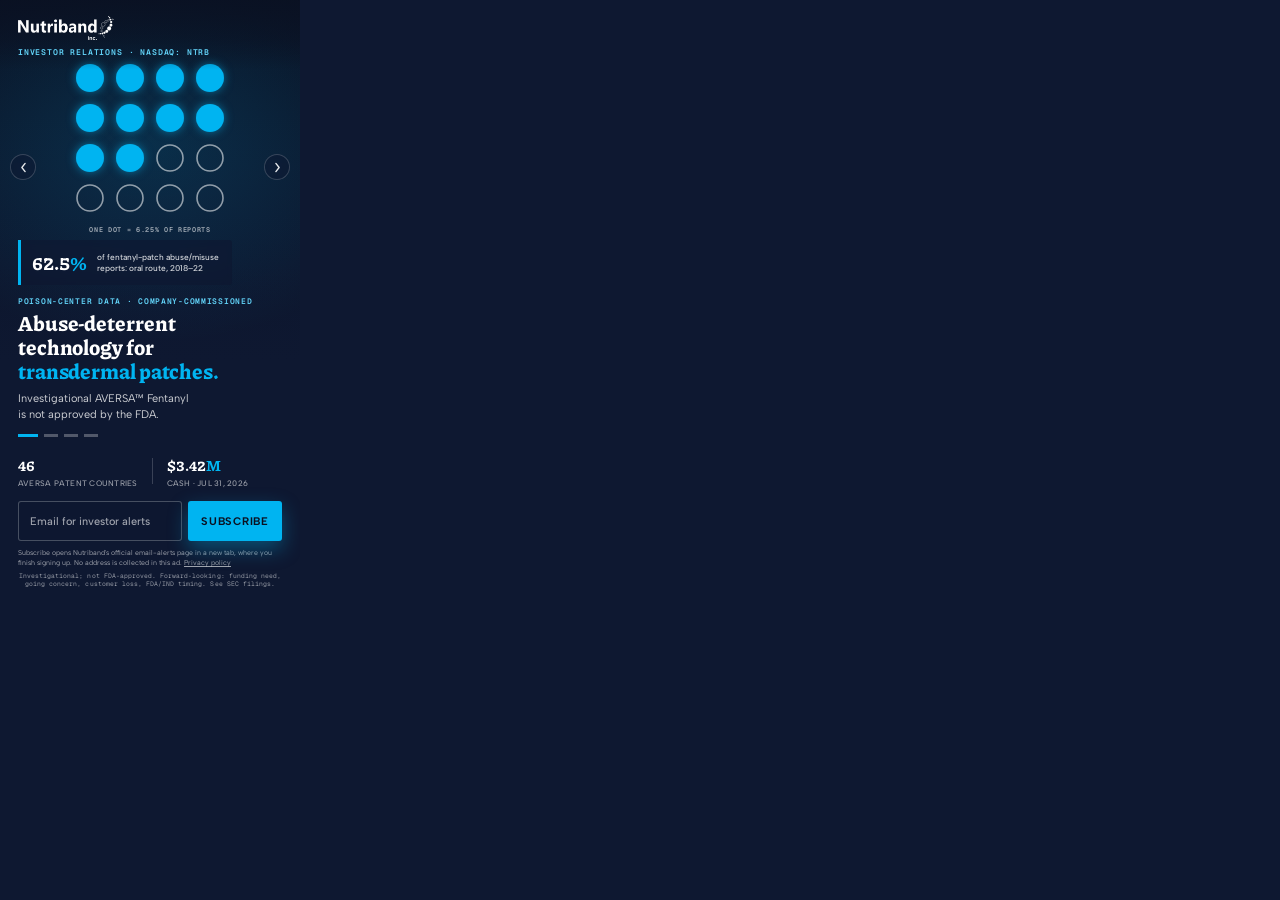
<file: concept-c-dashboard/index.html>
<!DOCTYPE html>
<html lang="en">
<head>
<meta name="robots" content="noindex,nofollow">
<meta charset="UTF-8">
<meta name="ad.size" content="width=300,height=600">
<meta http-equiv="X-UA-Compatible" content="IE=Edge">
<meta name="viewport" content="width=300,initial-scale=1">
<link rel="icon" href="data:,">
<title>Nutriband Inc. — Investor Alerts</title>
<link rel="preconnect" href="https://fonts.googleapis.com">
<link rel="preconnect" href="https://fonts.gstatic.com" crossorigin>
<link href="https://fonts.googleapis.com/css2?family=Piazzolla:opsz,wght@8..30,700;8..30,800&family=Albert+Sans:wght@400;500;600;700&family=Geist+Mono:wght@500;600;700&display=swap" rel="stylesheet">
<link rel="stylesheet" href="style.css">
</head>
<body>
<!-- GENERATED by build_concept_c.py from ../concept-a-photo/ (a-fingerprint: baf86ada4803).
     Don't edit this file: edit Concept A and re-run the script. -->


<!--
  Nutriband Inc. — IR display banner, 300x600 — Concept C (Concept A + email sign-up): Motif / Dark.
  Promotes: https://gracinting.github.io/nutriband-ir-concept/
  The IR concept page has no photography, so A is motif-led: the page's own
  signature shapes (solid dots, open rings, the layered patch cross-section)
  redrawn as animated inline SVG, one variant per slide, with a floating stat
  chip, persistent logo/ticker chrome, stat row + CTA + forward-looking-
  statements line. Concept C is generated from this file
  (scripts/build_concept_c.py), so re-run that after every edit here.
  Every slide's copy and stat comes from .tmp/facts.md.
-->

<div id="banner" aria-label="Nutriband Inc. investor relations advertisement with investor email alerts sign-up">

  <div id="slides">

    <!-- Slide 1 — Overview. Motif: 16-dot proportion pictogram (10 solid = 62.5%); one dot is 6.25% of reports, never a report count -->
    <section class="slide" data-index="0">
      <div class="slide-bg" role="img" aria-label="Sixteen dots in a four by four grid. Ten are solid and six are open rings, showing 62.5 percent.">
        <svg viewBox="0 0 300 600" aria-hidden="true">
          <g class="m-ripples">
            <circle class="m-ripple" style="animation-delay:-0.0s" cx="90"  cy="92"  r="14"/>
            <circle class="m-ripple" style="animation-delay:-0.4s" cx="130" cy="92"  r="14"/>
            <circle class="m-ripple" style="animation-delay:-0.8s" cx="170" cy="92"  r="14"/>
            <circle class="m-ripple" style="animation-delay:-1.2s" cx="210" cy="92"  r="14"/>
            <circle class="m-ripple" style="animation-delay:-1.6s" cx="90"  cy="132" r="14"/>
            <circle class="m-ripple" style="animation-delay:-2.0s" cx="130" cy="132" r="14"/>
            <circle class="m-ripple" style="animation-delay:-2.4s" cx="170" cy="132" r="14"/>
            <circle class="m-ripple" style="animation-delay:-2.8s" cx="210" cy="132" r="14"/>
            <circle class="m-ripple" style="animation-delay:-3.2s" cx="90"  cy="172" r="14"/>
            <circle class="m-ripple" style="animation-delay:-3.6s" cx="130" cy="172" r="14"/>
          </g>
          <g class="m-solid">
            <circle cx="90"  cy="92"  r="14"/><circle cx="130" cy="92"  r="14"/><circle cx="170" cy="92"  r="14"/><circle cx="210" cy="92"  r="14"/>
            <circle cx="90"  cy="132" r="14"/><circle cx="130" cy="132" r="14"/><circle cx="170" cy="132" r="14"/><circle cx="210" cy="132" r="14"/>
            <circle cx="90"  cy="172" r="14"/><circle cx="130" cy="172" r="14"/>
          </g>
          <g class="m-open">
            <circle cx="170" cy="172" r="13"/><circle cx="210" cy="172" r="13"/>
            <circle cx="90"  cy="212" r="13"/><circle cx="130" cy="212" r="13"/><circle cx="170" cy="212" r="13"/><circle cx="210" cy="212" r="13"/>
          </g>
          <text class="m-cap" x="150" y="246" text-anchor="middle">ONE DOT = 6.25% OF REPORTS</text>
        </svg>
      </div>
      <div class="slide-scrim-top"></div>
      <div class="slide-scrim-bottom"></div>
      <div class="slide-copy">
        <div class="mid-chip">
          <span class="chip-num">62.5<em>%</em></span>
          <span class="chip-label">of fentanyl-patch abuse/misuse<br>reports: oral route, 2018–22</span>
        </div>
        <div class="copy-bottom">
          <div class="kicker">Poison-center data · company-commissioned</div>
          <h1>Abuse-deterrent<br>technology for<br><em>transdermal&nbsp;patches.</em></h1>
          <p>Investigational AVERSA™ Fentanyl is not approved by the FDA.</p>
        </div>
      </div>
    </section>

    <!-- Slide 2 — Regulatory path. Motif: milestone rail; solid dot = reached, open ring = not yet reached -->
    <section class="slide" data-index="1">
      <div class="slide-bg" role="img" aria-label="Milestone rail: three solid dots for reached milestones, two open rings for the next steps.">
        <svg viewBox="0 0 300 600" aria-hidden="true">
          <path class="m-rail-done" d="M54 88 V152"/>
          <path class="m-rail-next" d="M54 152 V216"/>
          <circle class="m-pulse" cx="54" cy="88" r="2.8"/>
          <circle class="m-solid-c" cx="54" cy="88"  r="6"/>
          <circle class="m-solid-c" cx="54" cy="120" r="6"/>
          <circle class="m-halo" cx="54" cy="152" r="13"/>
          <circle class="m-solid-c" cx="54" cy="152" r="8.5"/>
          <circle class="m-ring-c" cx="54" cy="184" r="6"/>
          <circle class="m-ring-c" cx="54" cy="216" r="6"/>
          <g class="m-lab">
            <text class="d" x="78" y="85">2024</text>
            <text class="t" x="78" y="96">Kindeva commercial development agreement</text>
            <text class="d" x="78" y="117">JUN 2025</text>
            <text class="t" x="78" y="128">Commercial scale-up completed (Kindeva)</text>
            <text class="d hi" x="78" y="149">SEP 2025</text>
            <text class="t hi" x="78" y="160">FDA meeting: 505(b)(2) path confirmed</text>
            <text class="d" x="78" y="181">NEXT</text>
            <text class="t" x="78" y="192">IND for a human abuse potential study</text>
            <text class="d" x="78" y="213">THEN</text>
            <text class="t" x="78" y="224">NDA submission</text>
          </g>
        </svg>
      </div>
      <div class="slide-scrim-top"></div>
      <div class="slide-scrim-bottom"></div>
      <div class="slide-copy">
        <div class="mid-chip">
          <span class="chip-num">505<em>(b)(2)</em></span>
          <span class="chip-label">NDA pathway<br>confirmed by FDA</span>
        </div>
        <div class="copy-bottom">
          <div class="kicker">FDA Type C meeting · Sep 18, 2025</div>
          <h1>FDA confirmed<br>the regulatory path<br><em>for&nbsp;AVERSA&nbsp;Fentanyl.</em></h1>
          <p>Built on an FDA-approved fentanyl patch. IND not yet filed.</p>
        </div>
      </div>
    </section>

    <!-- Slide 3 — Platform. Motif: the patch cross-section in the "misused by mouth" state only (the IR page draws "worn on skin" separately):
         aversive-agent dots on the backing, rings = the intended effect, dashed outline = the mouth. A schematic, not a study result. -->
    <section class="slide" data-index="2">
      <div class="slide-bg" role="img" aria-label="Schematic cross-section of the patch inside a dashed outline representing the mouth. A row of dots, the aversive agents, sits on the backing above the drug matrix and adhesive, and rings spread outward from them: the intended effect if the patch is misused by mouth.">
        <svg viewBox="0 0 300 600" aria-hidden="true">
          <text class="m-cap l" x="40" y="78">IF MISUSED BY MOUTH: THE INTENDED EFFECT</text>
          <rect class="m-mouth" x="38" y="86" width="224" height="136" rx="22"/>
          <g class="m-rings">
            <circle class="m-ring-a" style="animation-delay:-0.0s" cx="76.9"  cy="110" r="6"/>
            <circle class="m-ring-b" style="animation-delay:-0.0s" cx="76.9"  cy="110" r="6"/>
            <circle class="m-ring-a" style="animation-delay:-1.1s" cx="139.6" cy="110" r="6"/>
            <circle class="m-ring-b" style="animation-delay:-1.1s" cx="139.6" cy="110" r="6"/>
            <circle class="m-ring-a" style="animation-delay:-2.2s" cx="202.2" cy="110" r="6"/>
            <circle class="m-ring-b" style="animation-delay:-2.2s" cx="202.2" cy="110" r="6"/>
          </g>
          <g class="m-agents">
            <circle cx="56"    cy="110" r="3.8"/><circle cx="76.9"  cy="110" r="3.8"/><circle cx="97.8"  cy="110" r="3.8"/>
            <circle cx="118.7" cy="110" r="3.8"/><circle cx="139.6" cy="110" r="3.8"/><circle cx="160.4" cy="110" r="3.8"/>
            <circle cx="181.3" cy="110" r="3.8"/><circle cx="202.2" cy="110" r="3.8"/><circle cx="223.1" cy="110" r="3.8"/>
            <circle cx="244"   cy="110" r="3.8"/>
          </g>
          <rect class="l-back"   x="46" y="116" width="208" height="20" rx="2"/>
          <rect class="l-matrix" x="46" y="136" width="208" height="36"/>
          <rect class="l-adh"    x="46" y="172" width="208" height="9"/>
          <g class="m-lab">
            <text class="s" x="54" y="129.5">BACKING</text>
            <text class="s" x="54" y="152">DRUG MATRIX · APPROVED PATCH</text>
          </g>
          <circle class="m-key-dot" cx="52" cy="198" r="3.2"/>
          <text class="m-cap l" x="60" y="200.4">AVERSIVE AGENTS, COATED ON THE BACKING</text>
          <text class="m-cap" x="150" y="214" text-anchor="middle">SCHEMATIC · NOT A STUDY RESULT</text>
        </svg>
      </div>
      <div class="slide-scrim-top"></div>
      <div class="slide-scrim-bottom"></div>
      <div class="slide-copy">
        <div class="mid-chip">
          <span class="chip-num">Oct&nbsp;8</span>
          <span class="chip-label">New patent application, 2026;<br>could extend to 2046 if granted</span>
        </div>
        <div class="copy-bottom">
          <div class="kicker">The AVERSA™ design</div>
          <h1>Aversive agents<br>on the backing,<br><em>apart&nbsp;from&nbsp;the&nbsp;drug.</em></h1>
          <p>Designed to deter oral misuse; not yet shown in a human abuse potential study.</p>
        </div>
      </div>
    </section>

    <!-- Slide 4 — Funding, as reported. Motif: unit chart, one dot = $1M; 3.42 solid dots of cash against a 13-dot estimate -->
    <section class="slide" data-index="3">
      <div class="slide-bg" role="img" aria-label="Thirteen dots, each one million dollars: about three and a half are solid for cash on hand, the rest are open rings for the estimated research and development need.">
        <svg viewBox="0 0 300 600" aria-hidden="true">
          <defs>
            <linearGradient id="g42" x1="0" y1="0" x2="1" y2="0">
              <stop offset="0.42" stop-color="#00b4f1"/><stop offset="0.42" stop-color="#00b4f1" stop-opacity="0"/>
            </linearGradient>
          </defs>
          <text class="m-cap l" x="57" y="84">CASH $3.42M · JUL 31, 2026</text>
          <path class="m-brk" d="M57 92 V88 H188 V92"/>
          <g class="m-solid">
            <circle cx="70"  cy="116" r="13"/><circle cx="110" cy="116" r="13"/><circle cx="150" cy="116" r="13"/>
          </g>
          <circle class="m-part" cx="190" cy="116" r="13"/>
          <g class="m-open">
            <circle cx="230" cy="116" r="12.5"/>
            <circle cx="70"  cy="154" r="12.5"/><circle cx="110" cy="154" r="12.5"/><circle cx="150" cy="154" r="12.5"/><circle cx="190" cy="154" r="12.5"/><circle cx="230" cy="154" r="12.5"/>
            <circle cx="110" cy="192" r="12.5"/><circle cx="150" cy="192" r="12.5"/><circle cx="190" cy="192" r="12.5"/>
          </g>
          <text class="m-cap" x="150" y="238" text-anchor="middle">ONE DOT = $1M · 13 DOTS = ~$13M ESTIMATE</text>
        </svg>
      </div>
      <div class="slide-scrim-top"></div>
      <div class="slide-scrim-bottom"></div>
      <div class="slide-copy">
        <div class="mid-chip">
          <span class="chip-num">~$13<em>M</em></span>
          <span class="chip-label">Est. R&amp;D need to approval;<br>could be substantially higher</span>
        </div>
        <div class="copy-bottom">
          <div class="kicker">Management's estimate · per the 10-K</div>
          <h1>Next: an IND filing<br>for a human abuse<br><em>potential&nbsp;study.</em></h1>
          <p>FY2026 revenue of $2.04M came from contract manufacturing. AVERSA is pre-revenue.</p>
        </div>
      </div>
    </section>

  </div>

  <!-- Persistent chrome — sits above the rotating slides -->
  <header id="top-bar" class="reveal" data-delay="0">
    <div id="logo">
      <img class="lockup" src="assets/nutriband-logo-white.png" alt="Nutriband Inc." width="95" height="24">
    </div>
    <div id="eyebrow">INVESTOR&nbsp;RELATIONS&nbsp;·&nbsp;NASDAQ:&nbsp;NTRB</div>
  </header>

  <button type="button" class="nav-arrow" id="arrow-prev" aria-label="Previous slide">
    <svg viewBox="0 0 16 16"><path d="M10 3 6 8l4 5" stroke="currentColor" stroke-width="1.7" fill="none" stroke-linecap="round" stroke-linejoin="round"/></svg>
  </button>
  <button type="button" class="nav-arrow" id="arrow-next" aria-label="Next slide">
    <svg viewBox="0 0 16 16"><path d="M6 3l4 5-4 5" stroke="currentColor" stroke-width="1.7" fill="none" stroke-linecap="round" stroke-linejoin="round"/></svg>
  </button>

  <div id="bottom-fixed" class="reveal" data-delay="4">
    <div id="dots" role="tablist" aria-label="Slide selector">
      <button class="dot active" data-index="0" aria-label="Slide 1: Overview"></button>
      <button class="dot" data-index="1" aria-label="Slide 2: Regulatory path"></button>
      <button class="dot" data-index="2" aria-label="Slide 3: Platform"></button>
      <button class="dot" data-index="3" aria-label="Slide 4: Funding, as reported"></button>
    </div>

    <div id="stat-row">
      <div class="stat">
        <span class="stat-num">46</span>
        <span class="stat-label">AVERSA patent countries</span>
      </div>
      <div class="stat-div"></div>
      <div class="stat">
        <span class="stat-num">$3.42<em>M</em></span>
        <span class="stat-label">Cash · Jul 31, 2026</span>
      </div>
    </div>

    <!-- In-banner mailing-list sign-up, in the slot A uses for its CTA.
         Submits to SIGNUP_ENDPOINT in script.js; the error message swaps
         in for the consent line and the success state swaps in over the
         input row, so nothing shifts. -->
    <form id="signup" novalidate>
      <label class="sr-only" for="signup-email">Email address for Nutriband investor alerts</label>
      <div id="signup-row">
        <input type="email" id="signup-email" name="email" placeholder="Email for investor alerts" autocomplete="email" inputmode="email" spellcheck="false" required>
        <button type="submit" id="signup-btn">Subscribe</button>
        <div id="signup-done" aria-hidden="true">
          <svg viewBox="0 0 16 16" aria-hidden="true"><path d="M3.5 8.5 6.5 11.5 12.5 4.5" stroke="currentColor" stroke-width="1.8" fill="none" stroke-linecap="round" stroke-linejoin="round"/></svg>
          <span id="signup-done-text">You're subscribed. Watch your inbox.</span>
        </div>
      </div>
      <p id="signup-consent">Subscribe opens Nutriband's official email-alerts page in a new tab, where you finish signing up. No address is collected in this ad. <a href="https://www.nutriband.com/privacy-policy" target="_blank" rel="noopener">Privacy policy</a></p>
      <p id="signup-msg" role="status" aria-live="polite"></p>
      <p id="fls-line">Investigational; not FDA-approved. Forward-looking: funding need, going concern, customer loss, FDA/IND timing. See SEC filings.</p>
    </form>
  </div>

  <!-- Standard HTML5-ad click-tag plumbing -->
  <div id="click-tag-wrapper"></div>
</div>

<script src="script.js"></script>
</body>
</html>
</file>
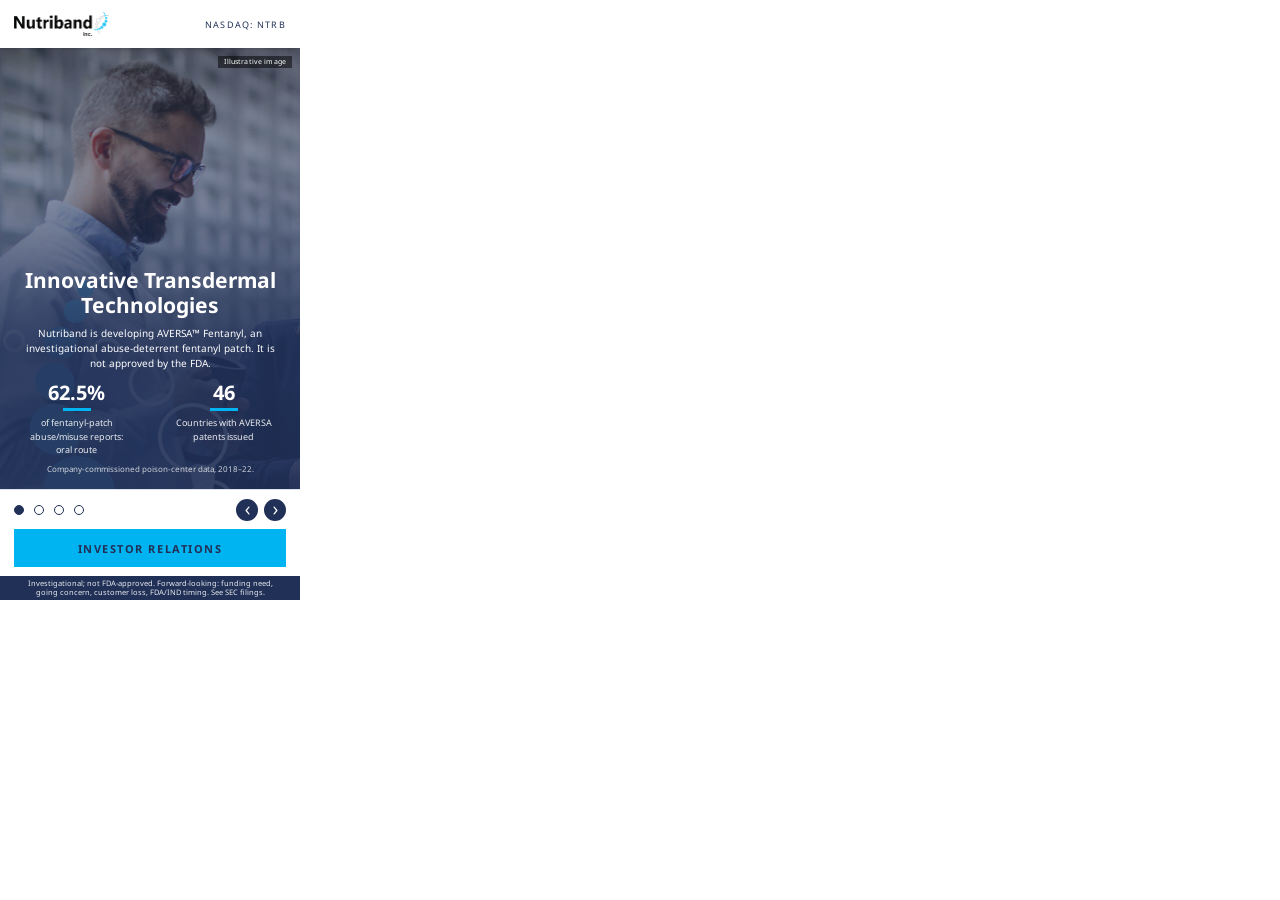
<file: concept-d-corporate/index.html>
<!DOCTYPE html>
<html lang="en">
<head>
<meta name="robots" content="noindex,nofollow">
<meta charset="UTF-8">
<meta name="ad.size" content="width=300,height=600">
<meta http-equiv="X-UA-Compatible" content="IE=Edge">
<meta name="viewport" content="width=300,initial-scale=1">
<link rel="icon" href="data:,">
<title>Nutriband Inc. — Investor Relations</title>
<link rel="preconnect" href="https://fonts.googleapis.com">
<link rel="preconnect" href="https://fonts.gstatic.com" crossorigin>
<link href="https://fonts.googleapis.com/css2?family=Noto+Sans:wght@400;500;700&display=swap" rel="stylesheet">
<link rel="stylesheet" href="style.css">
</head>
<body>

<!--
  Nutriband Inc. — IR display banner, 300x600 — Concept D: Corporate site / brand-native.
  Promotes: https://gracinting.github.io/nutriband-ir-concept/
  Styled from the company's own CORPORATE website (https://www.nutriband.com/), not the IR
  landing page that Concepts A-C are built from: its white header + logo lockup, Tahoma
  type (Noto Sans stands in on devices without it; Tahoma is not on Google Fonts), navy
  #203057 and cyan #00b4f1 palette, square uppercase buttons and navy footer strip.
  "Homepage in miniature": each slide is one module of the corporate homepage:
    1 hero (photo + blue-navy tint, white bold title) -> 2 "Research & Innovation" split
    (navy panel, cyan eyebrow) -> 3 subsidiary-card overlay (photo under a navy wash, outlined
    buttons) -> 4 "Get in touch" cyan band, reused for the numbers.
  Photos are the site's own photography, cropped into assets/; assets/logo.png is the site's own
  logo file. Claims come from the project fact sheet (.tmp/facts.md), never from the homepage
  text, which is stale in places (see facts.md "Status traps").
-->

<div id="banner" aria-label="Nutriband Inc. investor relations advertisement">

  <div id="slides">

    <!-- Slide 1 — Overview -->
    <section class="slide m-hero" data-index="0">
      <!-- Module: corporate homepage hero (the "Nutriband - First Page Bg" photo under a blue-navy tint,
           white bold title). Facts: [10K] business description; [PR Mar 25, 2024] 62.5%; [10K] 46 countries. -->
      <img class="d-photo" src="assets/slide-1.jpg" alt="Illustrative image: two colleagues smiling at a tablet in a laboratory">
      <span class="d-illus">Illustrative image</span>
      <div class="hero-panel">
        <h2>Innovative Transdermal Technologies</h2>
        <p class="hero-desc">Nutriband is developing <span class="nw">AVERSA™</span> Fentanyl, an investigational abuse-deterrent fentanyl patch. It is not approved by the FDA.</p>
        <div class="d-stats">
          <div class="d-stat">
            <p class="d-value">62.5%</p>
            <p class="d-label">of fentanyl-patch abuse/misuse reports: oral route</p>
          </div>
          <div class="d-stat">
            <p class="d-value">46</p>
            <p class="d-label">Countries with AVERSA patents issued</p>
          </div>
        </div>
        <p class="hero-note">Company-commissioned poison-center data, 2018–22.</p>
      </div>
    </section>

    <!-- Slide 2 — Regulatory path -->
    <section class="slide m-split" data-index="1">
      <!-- Module: corporate homepage "Research & Innovation" split (navy panel, cyan caps eyebrow, white bold
           title and text, photo beside it), stacked for portrait.
           Facts: [PR Oct 28, 2025] FDA confirmed 505(b)(2); [PR Jun 18, 2025] Kindeva scale-up, FDA-approved patch;
           [10K] exclusive partnership; next step IND (CEO letter Oct 1, 2026: not yet filed). -->
      <figure class="split-fig">
        <img class="split-photo" src="assets/slide-2.jpg" alt="Illustrative image: three researchers at a laboratory bench with a microscope">
        <figcaption>Illustrative image</figcaption>
      </figure>
      <div class="split-card">
        <p class="split-eyebrow">Regulatory path</p>
        <h2>FDA Confirmed the <span class="nw">505(b)(2)</span> NDA Pathway</h2>
        <ul class="d-list">
          <li>At its Sep 18, 2025 meeting, the FDA confirmed the regulatory pathway for <span class="nw">AVERSA™</span> Fentanyl.</li>
          <li>Built on Kindeva's FDA-approved fentanyl patch, under an exclusive development partnership.</li>
        </ul>
        <hr class="d-rule">
        <ul class="d-arrows">
          <li>Commercial scale-up completed, Jun 2025</li>
          <li>Next: IND filing for a human abuse potential study (not yet filed)</li>
        </ul>
      </div>
    </section>

    <!-- Slide 3 — Platform -->
    <section class="slide m-band" data-index="2">
      <!-- Module: corporate homepage subsidiary cards ("4P Therapeutics" / "Pocono Pharmaceutical": photo under a
           tinted wash, centred white bold title, outlined square buttons).
           Facts: [10K] aversive agents coated onto the backing, physically separate from the drug matrix;
           [10K] 46 countries, 3 issued U.S. patents; [PR Oct 8, 2026] new non-provisional application, 2046 only if granted. -->
      <img class="d-photo" src="assets/slide-3.jpg" alt="Illustrative image: a researcher looking into a microscope">
      <span class="d-illus">Illustrative image</span>
      <div class="band-content">
        <h2><span class="nw">AVERSA™</span><br><span class="nw">Abuse-Deterrent</span> Design</h2>
        <div class="d-chips" aria-label="The design in three verbs">
          <span class="d-chip">Coat</span><span class="d-chip">Separate</span><span class="d-chip">Deter</span>
        </div>
        <p class="band-desc">Aversive agents are coated onto the patch backing, apart from the drug matrix. Designed to deter oral misuse; not yet shown in a human abuse potential study.</p>
        <div class="d-stats">
          <div class="d-stat">
            <p class="d-value">46</p>
            <p class="d-label">Countries with patents issued</p>
          </div>
          <div class="d-stat">
            <p class="d-value">3</p>
            <p class="d-label">Issued <span class="nw">U.S.</span> patents</p>
          </div>
          <div class="d-stat">
            <p class="d-value">Oct 8</p>
            <p class="d-label">New patent application filed</p>
          </div>
        </div>
        <p class="band-note">If granted, the new application could extend protection to 2046.</p>
      </div>
    </section>

    <!-- Slide 4 — Funding, as reported -->
    <section class="slide m-stats" data-index="3">
      <!-- Module: corporate homepage "Get in touch" cyan band (navy bold title and text), reused for the numbers,
           with the hero's bubble rings as the corner device.
           Facts: [10K Item 7] ~$13M R&D estimate, could be substantially higher; [10Q2] cash $3,421,615 at Jul 31, 2026;
           [10K] FY2026 revenue $2,036,651 (contract manufacturing, Pocono). -->
      <svg class="d-bubbles" viewBox="0 0 120 120" aria-hidden="true">
        <circle cx="96" cy="22" r="30"/><circle cx="62" cy="58" r="11"/><circle cx="100" cy="72" r="6"/>
      </svg>
      <div class="stats-head">
        <h2>Funding the Next Phase</h2>
        <p>Next step: an IND filing for a human abuse potential study. Not yet filed.</p>
      </div>
      <div class="d-stats">
        <div class="d-stat">
          <p class="d-value">~$13M</p>
          <p class="d-label">Management's estimate of R&amp;D needed to reach approval; the total could be substantially higher</p>
        </div>
        <div class="d-stat">
          <p class="d-value">$3.42M</p>
          <p class="d-label">Cash, Jul 31, 2026</p>
        </div>
        <div class="d-stat">
          <p class="d-value">$2.04M</p>
          <p class="d-label">FY2026 revenue, from contract manufacturing</p>
        </div>
      </div>
    </section>

  </div>

  <!-- Persistent chrome — the corporate site's header, never rotates -->
  <header id="top-bar" class="reveal" data-delay="0">
    <img id="logo" src="assets/logo.png" alt="Nutriband Inc." width="95" height="24">
    <span id="ticker">NASDAQ:&nbsp;NTRB</span>
  </header>

  <!-- Slider controls: round navy buttons -->
  <button type="button" class="nav-arrow" id="arrow-prev" aria-label="Previous slide">
    <svg viewBox="0 0 16 16" aria-hidden="true"><path d="M10 3 6 8l4 5" stroke="currentColor" stroke-width="1.8" fill="none" stroke-linecap="round" stroke-linejoin="round"/></svg>
  </button>
  <button type="button" class="nav-arrow" id="arrow-next" aria-label="Next slide">
    <svg viewBox="0 0 16 16" aria-hidden="true"><path d="M6 3l4 5-4 5" stroke="currentColor" stroke-width="1.8" fill="none" stroke-linecap="round" stroke-linejoin="round"/></svg>
  </button>

  <div id="bottom-fixed" class="reveal" data-delay="4">
    <div id="dots" role="tablist" aria-label="Slide selector">
      <button class="dot active" data-index="0" aria-label="Slide 1: Overview"></button>
      <button class="dot" data-index="1" aria-label="Slide 2: Regulatory path"></button>
      <button class="dot" data-index="2" aria-label="Slide 3: AVERSA design"></button>
      <button class="dot" data-index="3" aria-label="Slide 4: Funding, as reported"></button>
    </div>

    <!-- The corporate site's cyan square button, navy caps label -->
    <a href="#" id="cta"><span>Investor Relations</span></a>

    <!-- The corporate site's navy footer strip, carrying the required forward-looking-statements line -->
    <p id="fls">Investigational; not FDA-approved. Forward-looking: funding need, going concern, customer loss, FDA/IND timing. See SEC filings.</p>
  </div>

  <!-- Standard HTML5-ad click-tag plumbing -->
  <div id="click-tag-wrapper"></div>
</div>

<script src="script.js"></script>
</body>
</html>
</file>
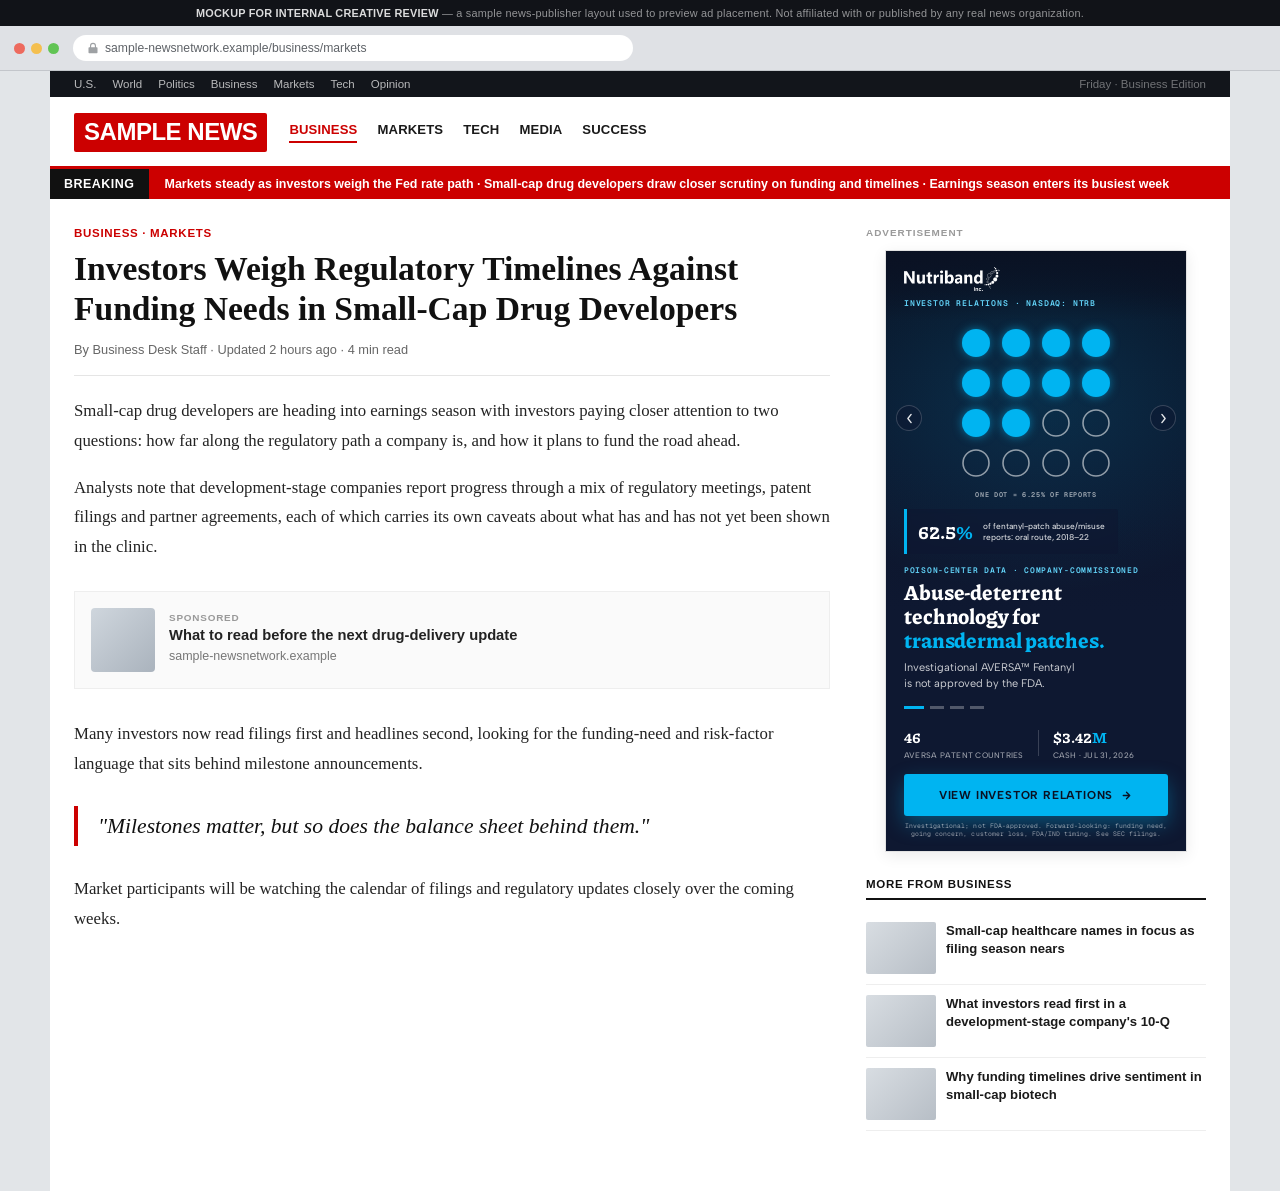
<file: context-preview/news.html>
<!DOCTYPE html>
<html lang="en">
<head>
<meta name="robots" content="noindex,nofollow">
<meta charset="UTF-8">
<meta name="viewport" content="width=device-width,initial-scale=1">
<title>In-Context Preview — Sample News Publisher Page</title>
<link rel="icon" href="data:,">
<style>
  * { margin:0; padding:0; box-sizing:border-box; }
  html, body { background:#e2e5e8; font-family:Helvetica, Arial, sans-serif; }

  /* ---- disclaimer strip ---- */
  #disclaimer {
    background:#111318;
    color:rgba(255,255,255,0.55);
    font-size:0.68rem;
    letter-spacing:0.02em;
    text-align:center;
    padding:7px 12px;
  }
  #disclaimer strong { color:rgba(255,255,255,0.85); }

  /* ---- fake browser chrome ---- */
  #browser-chrome {
    background:#dfe1e5;
    border-bottom:1px solid #c3c6cb;
    padding:9px 14px;
    display:flex;
    align-items:center;
    gap:14px;
  }
  #traffic-lights { display:flex; gap:6px; flex:0 0 auto; }
  #traffic-lights span { width:11px; height:11px; border-radius:50%; display:inline-block; }
  #traffic-lights span:nth-child(1){ background:#ed6a5e; }
  #traffic-lights span:nth-child(2){ background:#f4bf4f; }
  #traffic-lights span:nth-child(3){ background:#61c454; }
  #url-bar {
    flex:1 1 auto;
    background:#fff;
    border-radius:14px;
    padding:6px 14px;
    font-size:0.76rem;
    color:#5f6368;
    display:flex;
    align-items:center;
    gap:6px;
    max-width:560px;
  }
  #url-bar svg { flex:0 0 auto; opacity:0.6; }

  /* ---- site wrapper ---- */
  #site { background:#fff; max-width:1180px; margin:0 auto; }

  /* utility nav */
  #utility-nav {
    background:#12151b;
    color:rgba(255,255,255,0.7);
    font-size:0.72rem;
    display:flex;
    align-items:center;
    justify-content:space-between;
    padding:7px 24px;
  }
  #utility-nav .links { display:flex; gap:16px; }
  #utility-nav .links span:hover { color:#fff; }
  #utility-nav .meta { color:rgba(255,255,255,0.4); }

  /* masthead */
  #masthead {
    display:flex;
    align-items:center;
    gap:22px;
    padding:16px 24px 14px;
    border-bottom:3px solid #cc0000;
  }
  #logo {
    background:#cc0000;
    color:#fff;
    font-weight:900;
    font-size:1.5rem;
    letter-spacing:-0.02em;
    padding:5px 10px 6px;
    border-radius:2px;
    font-family:Arial, Helvetica, sans-serif;
  }
  #masthead nav { display:flex; gap:20px; flex:1; }
  #masthead nav span {
    font-size:0.82rem;
    font-weight:700;
    color:#1a1a1a;
    text-transform:uppercase;
    letter-spacing:0.01em;
    cursor:default;
  }
  #masthead nav span.active { color:#cc0000; border-bottom:2px solid #cc0000; padding-bottom:4px; }

  /* breaking ticker */
  #ticker {
    background:#cc0000;
    color:#fff;
    display:flex;
    align-items:center;
    font-size:0.78rem;
    font-weight:600;
    overflow:hidden;
    white-space:nowrap;
  }
  #ticker .badge {
    background:#111;
    padding:8px 14px;
    font-weight:900;
    letter-spacing:0.04em;
    flex:0 0 auto;
  }
  #ticker .feed { padding:8px 16px; }

  /* content grid */
  #content {
    display:grid;
    grid-template-columns:1fr 340px;
    gap:36px;
    padding:28px 24px 60px;
  }

  article .eyebrow {
    color:#cc0000;
    font-size:0.72rem;
    font-weight:800;
    letter-spacing:0.06em;
    text-transform:uppercase;
    margin-bottom:10px;
  }
  article h1 {
    font-family:Georgia, 'Times New Roman', serif;
    font-size:2.1rem;
    line-height:1.18;
    color:#111;
    margin-bottom:14px;
  }
  article .byline {
    font-size:0.8rem;
    color:#666;
    margin-bottom:20px;
    padding-bottom:18px;
    border-bottom:1px solid #e5e5e5;
  }
  article p {
    font-family:Georgia, 'Times New Roman', serif;
    font-size:1.05rem;
    line-height:1.75;
    color:#232323;
    margin-bottom:18px;
  }
  article .pull-quote {
    font-family:Georgia, 'Times New Roman', serif;
    font-style:italic;
    font-size:1.35rem;
    line-height:1.5;
    color:#111;
    border-left:4px solid #cc0000;
    padding:4px 0 4px 20px;
    margin:28px 0;
  }
  .native-slot {
    margin:30px 0;
    border:1px solid #eee;
    background:#fafafa;
    padding:16px;
    display:flex;
    gap:14px;
    align-items:center;
  }
  .native-slot .swatch { width:64px; height:64px; border-radius:4px; background:linear-gradient(135deg,#cfd6dd,#aab3bd); flex:0 0 auto; }
  .native-slot .txt .tag { font-size:0.62rem; font-weight:800; letter-spacing:0.08em; color:#999; text-transform:uppercase; margin-bottom:4px; }
  .native-slot .txt h4 { font-size:0.92rem; color:#222; margin-bottom:3px; }
  .native-slot .txt p { font-size:0.78rem; color:#777; margin:0; font-family:Helvetica, Arial, sans-serif; }

  /* right rail */
  aside { display:flex; flex-direction:column; align-items:center; gap:10px; }
  aside .sponsor-label {
    align-self:flex-start;
    font-size:0.62rem;
    font-weight:800;
    letter-spacing:0.1em;
    text-transform:uppercase;
    color:#9a9a9a;
    margin-bottom:2px;
  }
  #ad-slot {
    width:302px;    /* 300 + the 1px border each side (border-box), so the 300x600 banner isn't clipped */
    height:602px;
    border:1px solid #e2e2e2;
    box-shadow:0 4px 14px rgba(0,0,0,0.08);
    overflow:hidden;
    background:#000;
  }
  #ad-slot iframe { width:300px; height:600px; border:0; display:block; }

  .rail-more {
    align-self:stretch;
    margin-top:16px;
  }
  .rail-more .heading {
    font-size:0.72rem;
    font-weight:800;
    letter-spacing:0.06em;
    text-transform:uppercase;
    color:#111;
    border-bottom:2px solid #111;
    padding-bottom:8px;
    margin-bottom:12px;
  }
  .rail-item {
    display:flex;
    gap:10px;
    padding:10px 0;
    border-bottom:1px solid #eee;
  }
  .rail-item .thumb { width:70px; height:52px; border-radius:2px; background:linear-gradient(135deg,#d8dde2,#b7bec6); flex:0 0 auto; }
  .rail-item p { font-family:Helvetica, Arial, sans-serif; font-size:0.82rem; line-height:1.35; color:#1a1a1a; font-weight:600; }

  @media (max-width:900px) {
    #content { grid-template-columns:1fr; }
    aside { align-items:stretch; }
    #ad-slot { margin:0 auto; }
  }
</style>
</head>
<body>

<div id="disclaimer">
  <strong>MOCKUP FOR INTERNAL CREATIVE REVIEW</strong> — a sample news-publisher layout used to preview ad placement. Not affiliated with or published by any real news organization.
</div>

<div id="browser-chrome">
  <div id="traffic-lights"><span></span><span></span><span></span></div>
  <div id="url-bar">
    <svg width="12" height="12" viewBox="0 0 16 16"><path d="M8 1a4 4 0 00-4 4v2H3a1 1 0 00-1 1v6a1 1 0 001 1h10a1 1 0 001-1V8a1 1 0 00-1-1h-1V5a4 4 0 00-4-4zm-2.5 6V5a2.5 2.5 0 015 0v2h-5z" fill="currentColor"/></svg>
    sample-newsnetwork.example/business/markets
  </div>
</div>

<div id="site">
  <div id="utility-nav">
    <div class="links">
      <span>U.S.</span><span>World</span><span>Politics</span><span>Business</span><span>Markets</span><span>Tech</span><span>Opinion</span>
    </div>
    <div class="meta">Friday · Business Edition</div>
  </div>

  <div id="masthead">
    <div id="logo">SAMPLE&nbsp;NEWS</div>
    <nav>
      <span class="active">Business</span>
      <span>Markets</span>
      <span>Tech</span>
      <span>Media</span>
      <span>Success</span>
    </nav>
  </div>

  <div id="ticker">
    <span class="badge">BREAKING</span>
    <span class="feed">Markets steady as investors weigh the Fed rate path · Small-cap drug developers draw closer scrutiny on funding and timelines · Earnings season enters its busiest week</span>
  </div>

  <div id="content">
    <article>
      <div class="eyebrow">Business · Markets</div>
      <h1>Investors Weigh Regulatory Timelines Against Funding Needs in Small-Cap Drug Developers</h1>
      <div class="byline">By Business Desk Staff · Updated 2 hours ago · 4 min read</div>

      <p>Small-cap drug developers are heading into earnings season with investors paying closer attention to two questions: how far along the regulatory path a company is, and how it plans to fund the road ahead.</p>

      <p>Analysts note that development-stage companies report progress through a mix of regulatory meetings, patent filings and partner agreements, each of which carries its own caveats about what has and has not yet been shown in the clinic.</p>

      <div class="native-slot">
        <div class="swatch"></div>
        <div class="txt">
          <div class="tag">Sponsored</div>
          <h4>What to read before the next drug-delivery update</h4>
          <p>sample-newsnetwork.example</p>
        </div>
      </div>

      <p>Many investors now read filings first and headlines second, looking for the funding-need and risk-factor language that sits behind milestone announcements.</p>

      <div class="pull-quote">"Milestones matter, but so does the balance sheet behind them."</div>

      <p>Market participants will be watching the calendar of filings and regulatory updates closely over the coming weeks.</p>
    </article>

    <aside>
      <div class="sponsor-label">Advertisement</div>
      <div id="ad-slot">
        <iframe id="ad-frame" title="Sample ad placement" scrolling="no"></iframe>
      </div>

      <div class="rail-more">
        <div class="heading">More From Business</div>
        <div class="rail-item"><div class="thumb"></div><p>Small-cap healthcare names in focus as filing season nears</p></div>
        <div class="rail-item"><div class="thumb"></div><p>What investors read first in a development-stage company&#x27;s 10-Q</p></div>
        <div class="rail-item"><div class="thumb"></div><p>Why funding timelines drive sentiment in small-cap biotech</p></div>
      </div>
    </aside>
  </div>
</div>

<script>
  var CONCEPTS = {
    a: '../concept-a-photo/index.html',
    b: '../concept-b-editorial/index.html',
    c: '../concept-c-dashboard/index.html',
    d: '../concept-d-corporate/index.html'
  }
  var params = new URLSearchParams(window.location.search)
  var concept = params.get('concept')
  if (!CONCEPTS[concept]) concept = 'a'
  document.getElementById('ad-frame').src = CONCEPTS[concept]
</script>

</body>
</html>
</file>
<file: concept-a-photo/style.css>
/* ── Brand tokens — the ONLY place colors are defined. Set --dark,
   --navy, --accent and --gold from the company's real site; the rest
   derive from them (color-mix: Chrome 111+ / Safari 16.2+). ── */
:root {
  --dark:      #0e1831;
  --dark-2:    color-mix(in srgb, var(--dark) 70%, black);
  --navy:      #203057;
  --accent:    #00b4f1;
  --accent-d:  color-mix(in srgb, var(--accent) 82%, black);
  --accent-lt: color-mix(in srgb, var(--accent) 62%, white);
  --gold:      #98dbff;
  --gold-d:    color-mix(in srgb, var(--gold) 85%, black);
  --white:     #ffffff;
  --cta-ink:   var(--dark-2);  /* white on #00b4f1 is only 2.4:1, so the CTA takes the dark ink (7:1) */
  --font-head: 'Piazzolla', Georgia, 'Times New Roman', serif;      /* the IR page's own faces */
  --font:      'Albert Sans', system-ui, sans-serif;
  --mono:      'Geist Mono', ui-monospace, SFMono-Regular, Menlo, Consolas, 'Liberation Mono', monospace;
  --ease:      cubic-bezier(0.16,1,0.3,1);
}

* { margin:0; padding:0; box-sizing:border-box; }
html, body { width:300px; height:600px; overflow:hidden; background:var(--dark); }
body { font-family:var(--font); -webkit-font-smoothing:antialiased; }
a { text-decoration:none; color:inherit; }
button { border:0; background:none; font:inherit; color:inherit; cursor:pointer; -webkit-tap-highlight-color:transparent; }

/* ── Canvas ─────────────────────────────────────────────────────────
   Fixed 300x600 stage. A crossfading slide stack sits at the bottom of
   the z-order; persistent chrome (logo, nav, stats, CTA) is pinned on
   top of it and never rotates — same "fixed shell / rotating cards"
   split the Knorex reference banner used with royalSlider. */
#banner {
  position:relative;
  width:300px;
  height:600px;
  overflow:hidden;
  cursor:pointer;
  background:var(--dark);
}

/* ── Slide stack ────────────────────────────────────────────────── */
#slides { position:absolute; inset:0; z-index:1; }

.slide {
  position:absolute;
  inset:0;
  opacity:0;
  z-index:1;
  pointer-events:none;
  transition:opacity 0.9s ease;
}
.slide.active { opacity:1; z-index:2; pointer-events:auto; }

.slide-bg {
  position:absolute;
  top:0; left:0;
  width:100%; height:100%;
  object-fit:cover;
  object-position:center 20%;
  z-index:1;
  animation:kenburns 7s ease-out infinite alternate;
  user-select:none;
  -webkit-user-drag:none;
}
@keyframes kenburns {
  from { transform:scale(1); }
  to   { transform:scale(1.09); }
}

.slide-scrim-top, .slide-scrim-bottom {
  position:absolute;
  left:0; right:0;
  z-index:2;
  pointer-events:none;
}
.slide-scrim-top {
  top:0; height:70px;   /* motif slides: only the logo/eyebrow zone is dimmed, the art starts below it */
  background:linear-gradient(180deg, color-mix(in srgb, var(--dark-2) 90%, transparent) 0%, color-mix(in srgb, var(--dark-2) 55%, transparent) 55%, color-mix(in srgb, var(--dark-2) 0%, transparent) 100%);
}
.slide-scrim-bottom {
  bottom:0; height:336px;
  background:linear-gradient(0deg, var(--dark) 0%, color-mix(in srgb, var(--dark) 93%, transparent) 42%, color-mix(in srgb, var(--dark) 0%, transparent) 100%);
}

.slide-copy {
  position:absolute;
  inset:0;
  z-index:3;
  transform:translateY(12px);
  transition:transform 0.9s var(--ease);
}
.slide.active .slide-copy { transform:translateY(0); }

/* ── Motif slides ───────────────────────────────────────────────────
   The IR page has no photography, so each .slide-bg is a <div> holding an
   inline SVG drawn in the page's own shapes: solid dots, open rings, the
   layered patch cross-section. These rules replace the <img> rules above. */
.slide-bg {
  background:
    radial-gradient(130% 46% at 50% 24%, color-mix(in srgb, var(--accent) 17%, transparent) 0%, transparent 72%),
    linear-gradient(180deg, var(--dark-2) 0%, var(--dark) 60%);
  animation:none;
  object-fit:initial;
}
.slide-bg svg { position:absolute; left:0; top:0; width:300px; height:600px; overflow:visible; }

/* dot field (slide 1) and unit chart (slide 4): solid = the share/amount, open ring = the rest */
.m-solid circle { fill:var(--accent); filter:drop-shadow(0 0 5px color-mix(in srgb, var(--accent) 55%, transparent)); }
.m-open circle, .m-ring-c { fill:none; stroke:rgba(255,255,255,0.55); stroke-width:1.6; }
.m-part { fill:url(#g42); stroke:var(--accent); stroke-width:1.6; }
.m-ripple { fill:none; stroke:var(--accent); stroke-width:1.2; opacity:0; transform-box:fill-box; transform-origin:center; animation:m-ripple 4s ease-out infinite; }
@keyframes m-ripple { 0% { transform:scale(1); opacity:0.55; } 100% { transform:scale(2.1); opacity:0; } }
.m-cap { font-family:var(--mono); font-size:6.8px; font-weight:600; letter-spacing:0.1em; fill:rgba(255,255,255,0.62); }
.m-cap.l { fill:var(--accent-lt); }
.m-brk { fill:none; stroke:var(--accent-lt); stroke-width:1; opacity:0.8; }

/* milestone rail (slide 2): solid dot = reached, open ring = not yet reached */
.m-rail-done { fill:none; stroke:var(--accent); stroke-width:2; stroke-linecap:round; }
.m-rail-next { fill:none; stroke:rgba(255,255,255,0.4); stroke-width:1.6; stroke-dasharray:2 5; stroke-linecap:round; }
.m-solid-c { fill:var(--accent); filter:drop-shadow(0 0 5px color-mix(in srgb, var(--accent) 55%, transparent)); }
.m-ring-c { fill:var(--dark); }
.m-pulse { fill:#fff; filter:drop-shadow(0 0 4px var(--accent)); animation:m-rail 3s ease-in-out infinite; }
@keyframes m-rail { 0% { transform:translateY(0); opacity:0; } 12% { opacity:1; } 80% { opacity:1; } 100% { transform:translateY(64px); opacity:0; } }
.m-halo { fill:none; stroke:var(--accent); stroke-width:1; transform-box:fill-box; transform-origin:center; animation:m-halo 2.6s ease-in-out infinite; }
@keyframes m-halo { 0%, 100% { transform:scale(0.8); opacity:0.15; } 50% { transform:scale(1.15); opacity:0.6; } }
.m-lab .d { font-family:var(--mono); font-size:6.8px; font-weight:700; letter-spacing:0.12em; fill:var(--accent-lt); }
.m-lab .t { font-family:var(--font); font-size:8.6px; font-weight:500; fill:rgba(255,255,255,0.86); }
.m-lab .t.hi { font-weight:700; fill:#fff; }
.m-lab .s { font-family:var(--mono); font-size:6.2px; font-weight:600; letter-spacing:0.1em; fill:rgba(255,255,255,0.64); }

/* patch cross-section (slide 3), mouth-misuse state only: aversive-agent dots on the backing; rings = the intended effect */
.m-agents circle { fill:var(--accent); filter:drop-shadow(0 0 4px color-mix(in srgb, var(--accent) 60%, transparent)); }
.l-back   { fill:#27396a; stroke:rgba(152,219,255,0.30); stroke-width:0.8; }
.l-matrix { fill:#182a52; stroke:rgba(152,219,255,0.18); stroke-width:0.8; }
.l-adh    { fill:#2c4678; }
.m-mouth { fill:none; stroke:rgba(255,255,255,0.38); stroke-width:1.2; stroke-dasharray:4 4; }   /* the dashed outline = the mouth */
.m-key-dot { fill:var(--accent); }
.m-ring-a, .m-ring-b { fill:none; stroke:var(--accent); stroke-width:1.1; opacity:0; transform-box:fill-box; transform-origin:center; }
.m-ring-a { animation:m-ring-a 3.4s ease-out infinite; }
.m-ring-b { animation:m-ring-b 3.4s ease-out infinite; }
@keyframes m-ring-a { 0% { transform:scale(1); opacity:0.7; } 100% { transform:scale(2.6); opacity:0; } }
@keyframes m-ring-b { 0% { transform:scale(1); opacity:0.45; } 100% { transform:scale(3.6); opacity:0; } }

/* Floating mid-image stat chip (per slide) */
.mid-chip {
  position:absolute;
  top:258px; left:18px;
  display:flex;
  align-items:center;
  gap:10px;
  padding:9px 13px 9px 11px;
  background:color-mix(in srgb, var(--dark) 58%, transparent);
  border-left:3px solid var(--accent);
  border-radius:0 3px 3px 0;
  backdrop-filter:blur(3px);
  -webkit-backdrop-filter:blur(3px);
}
.chip-num {
  font-family:var(--font-head);
  font-weight:800;
  font-size:19px;
  color:var(--white);
  white-space:nowrap;
}
.chip-num em { font-style:normal; color:var(--accent); }
.chip-label {
  font-family:var(--font);
  font-size:8.4px;
  line-height:1.25;
  font-weight:500;
  color:rgba(255,255,255,0.82);
}

/* Rotating headline block, pinned above the fixed bottom bar */
.copy-bottom {
  position:absolute;
  left:0; right:0;
  bottom:160px;   /* clears the two-line disclosure under the CTA */
  padding:0 18px;
}
.kicker {
  font-family:var(--mono);
  font-weight:600;
  font-size:8px;
  letter-spacing:0.09em;
  text-transform:uppercase;
  color:var(--accent-lt);
  margin-bottom:6px;
}
.copy-bottom h1 {
  font-family:var(--font-head);
  font-weight:800;
  font-size:21px;
  line-height:1.14;
  letter-spacing:-0.005em;
  color:var(--white);
}
.copy-bottom h1 em { font-style:normal; color:var(--accent); }
.copy-bottom p {
  margin-top:7px;
  font-size:11px;
  line-height:1.4;
  color:rgba(255,255,255,0.8);
  max-width:255px;
  text-wrap:balance;
}

/* ── Persistent chrome (never rotates) ─────────────────────────── */
#top-bar {
  position:absolute;
  top:0; left:0; right:0;
  z-index:5;
  display:flex;
  flex-direction:column;
  gap:7px;
  padding:16px 18px 0;
}
#logo { display:flex; align-items:center; }
#logo .lockup { display:block; height:24px; width:auto; }   /* the company's own white lockup, exported at 2x */
#eyebrow {
  font-family:var(--mono);
  font-weight:600;
  font-size:8.2px;
  letter-spacing:0.1em;
  color:var(--accent-lt);
}

.nav-arrow {
  position:absolute;
  top:154px;
  width:26px; height:26px;
  z-index:5;
  display:flex;
  align-items:center;
  justify-content:center;
  background:color-mix(in srgb, var(--dark) 45%, transparent);
  border:1px solid rgba(255,255,255,0.18);
  border-radius:50%;
  color:rgba(255,255,255,0.9);
  backdrop-filter:blur(2px);
  -webkit-backdrop-filter:blur(2px);
  transition:background .2s ease, transform .15s ease;
}
.nav-arrow svg { width:13px; height:13px; }
.nav-arrow:active { transform:scale(0.9); background:color-mix(in srgb, var(--accent) 55%, transparent); }
#arrow-prev { left:10px; }
#arrow-next { right:10px; }

#bottom-fixed {
  position:absolute;
  left:0; right:0; bottom:0;
  z-index:5;
  padding:0 18px 12px;
}

#dots {
  display:flex;
  gap:6px;
  margin-bottom:11px;
}
.dot {
  width:14px; height:3px;
  border-radius:2px;
  background:rgba(255,255,255,0.28);
  transition:background .3s ease, width .3s ease;
  padding:6px 0;
  background-clip:content-box;
  box-sizing:content-box;
}
.dot.active { background-color:var(--accent); width:20px; }  /* background-color, not the shorthand: the shorthand resets background-clip and paints the whole 15px hit area as a square */

#stat-row {
  display:flex;
  align-items:center;
  gap:14px;
}
.stat { display:flex; flex-direction:column; gap:2px; }
.stat-num {
  font-family:var(--font-head);
  font-weight:800;
  font-size:15px;
  color:var(--white);
}
.stat-num em { font-style:normal; color:var(--accent); }
.stat-label {
  font-family:var(--font);
  font-size:8px;
  font-weight:500;
  letter-spacing:0.03em;
  text-transform:uppercase;
  color:rgba(255,255,255,0.58);
}
.stat-div { width:1px; height:26px; background:rgba(255,255,255,0.18); }

#cta {
  margin-top:14px;
  display:flex;
  align-items:center;
  justify-content:center;
  gap:7px;
  width:100%;
  height:42px;
  background:var(--accent);
  border-radius:3px;
  color:var(--cta-ink);
  font-family:var(--font);
  font-weight:700;
  font-size:11.5px;
  letter-spacing:0.07em;
  text-transform:uppercase;
  box-shadow:0 8px 20px color-mix(in srgb, var(--accent) 35%, transparent);
  animation:cta-pulse 1.8s ease-in-out 2.6s 6;
}
#cta-arrow { width:13px; height:13px; }

/* Required disclosure line under the CTA */
#disclosure {
  margin-top:7px;
  font-family:var(--mono);
  font-size:6.4px;
  letter-spacing:0.005em;
  line-height:1.22;
  text-align:center;
  color:rgba(255,255,255,0.55);
}
@keyframes cta-pulse {
  0%, 100% { box-shadow:0 8px 20px color-mix(in srgb, var(--accent) 35%, transparent); }
  50%      { box-shadow:0 8px 26px color-mix(in srgb, var(--accent) 65%, transparent), 0 0 0 5px color-mix(in srgb, var(--accent) 12%, transparent); }
}

/* ── Entrance sequence (initial load only) ─────────────────────── */
.reveal {
  opacity:0;
  transform:translateY(14px);
  transition:opacity .7s var(--ease), transform .7s var(--ease);
}
#banner.is-live .reveal { opacity:1; transform:none; }
#top-bar[data-delay="0"] { transition-delay:.05s; }
#bottom-fixed[data-delay="4"] { transition-delay:.55s; }

#click-tag-wrapper { position:absolute; width:0; height:0; overflow:hidden; }

@media (prefers-reduced-motion: reduce) {
  .slide-bg { animation:none; }
  .m-ripple, .m-pulse, .m-halo, .m-ring-a, .m-ring-b { animation:none; }
  .m-halo { opacity:0.4; }
  #cta { animation:none; }
  .reveal { transition-duration:.01s; transition-delay:0s !important; }
  .slide, .slide-copy { transition-duration:.2s; }
}
</file>
<file: concept-b-editorial/style.css>
/* ── Brand tokens — the ONLY place colors are defined. Set --accent,
   --ink and --gold from the company's real site (hex or oklch); every
   other surface/tint derives from them. ── */
:root {
  --accent:       #00b4f1;
  --ink:          #1e2431;
  --gold:         #98dbff;
  --accent-lt:    color-mix(in oklch, var(--accent) 60%, white);
  --accent-ink:   #026083;   /* the IR page's own text-safe accent: 6.8:1 on paper (the derived mix is ~4.3:1) */
  --accent-ink-d: #014f6b;
  --accent-lo:    color-mix(in oklch, var(--accent) 14%, transparent);
  --deep:         #0e1831;   /* the IR page's permanently dark band */
  --paper:        #fafcff;
  --tint:         color-mix(in oklch, var(--accent) 7%, white);
  --tint-2:       color-mix(in oklch, var(--accent) 24%, white);
  --card:         #ffffff;
  --text-mid:     #596070;   /* 6.1:1 on paper */
  --line:         color-mix(in oklch, var(--ink) 15%, transparent);
  --serif: 'Piazzolla', Georgia, 'Times New Roman', serif;
  --sans:  'Albert Sans', system-ui, sans-serif;
  --mono:  'Geist Mono', ui-monospace, SFMono-Regular, Menlo, Consolas, 'Liberation Mono', monospace;
  --ease:  cubic-bezier(0.22, 1, 0.36, 1);
}

* { margin:0; padding:0; box-sizing:border-box; }
html, body { width:300px; height:600px; overflow:hidden; background:var(--paper); }
body { font-family:var(--sans); color:var(--ink); -webkit-font-smoothing:antialiased; }
a { text-decoration:none; color:inherit; }
button { border:0; background:none; font:inherit; color:inherit; cursor:pointer; -webkit-tap-highlight-color:transparent; }

#banner {
  position:relative;
  width:300px;
  height:600px;
  overflow:hidden;
  cursor:pointer;
  background:var(--paper);
}

#top-rule {
  position:absolute;
  top:0; left:0; right:0;
  height:3px;
  z-index:6;
  background:linear-gradient(90deg, var(--accent-ink), var(--gold));
}

/* ── Persistent top chrome ──────────────────────────────────────── */
#top-bar {
  position:absolute;
  top:3px; left:0; right:0;
  z-index:5;
  background:var(--paper);
  border-bottom:1px solid var(--line);
  padding:13px 18px 10px;
  display:flex;
  flex-direction:column;
  gap:6px;
}
#logo { display:flex; align-items:center; gap:7px; }
#logo .lockup { display:block; height:22px; width:auto; }   /* the company's own lockup, exported at 2x */
#masthead {
  font-family:var(--mono);
  font-size:7.6px;
  font-weight:500;
  letter-spacing:0.1em;
  color:var(--text-mid);
}

/* ── Slide stack ────────────────────────────────────────────────── */
#slides { position:absolute; top:61px; left:0; right:0; bottom:123px; z-index:1; overflow:hidden; }

.slide {
  position:absolute; inset:0;
  opacity:0;
  z-index:1;
  pointer-events:none;
  transition:opacity 0.8s ease;
}
.slide.active { opacity:1; z-index:2; pointer-events:auto; }

.slide-copy {
  padding:16px 18px 0;
  transform:translateY(10px);
  transition:transform 0.8s var(--ease);
}
.slide.active .slide-copy { transform:translateY(0); }

.eyebrow {
  font-family:var(--mono);
  font-size:9.5px;
  font-weight:500;
  letter-spacing:0.13em;
  text-transform:uppercase;
  color:var(--accent-ink);
  display:flex;
  align-items:center;
  gap:7px;
  margin-bottom:9px;
}
.eyebrow::before {
  content:'';
  width:6px; height:6px;
  border-radius:50%;
  background:var(--accent);
  flex:none;
}

.slide-copy h1 {
  font-family:var(--serif);
  font-weight:700;
  font-size:21px;
  line-height:1.16;
  letter-spacing:-0.01em;
  color:var(--ink);
}
.slide-copy h1 em { font-style:italic; color:var(--accent-ink); }

.lead {
  margin-top:8px;
  font-family:var(--sans);
  font-size:10.8px;
  line-height:1.44;
  color:var(--text-mid);
}

/* ── "Figure" schematic card, matching the site's plate component ─ */
.fig-card {
  margin-top:13px;
  border:1px solid var(--line);
  border-radius:2px;
  background:var(--card);
  overflow:hidden;
}
.fig-bar {
  display:flex;
  justify-content:space-between;
  align-items:center;
  gap:8px;
  padding:6px 10px;
  background:var(--ink);
  color:#fff;
  font-family:var(--mono);
  font-size:6.6px;
  font-weight:500;
  letter-spacing:0.12em;
  text-transform:uppercase;
}
.fig-bar span:last-child { color:var(--accent-lt); }
.fig-body { padding:9px 11px 5px; }
.fig-body svg { width:100%; height:auto; display:block; }

/* figure line-art */
.fig-node rect { fill:var(--ink); }
.fig-rail { fill:none; stroke:var(--text-mid); stroke-width:1.6; }
.fig-ghost { fill:none; stroke:var(--tint-2); stroke-width:2; }
.fig-mark { fill:none; stroke-width:10.5; stroke-linecap:round; }
.fig-mark.a { stroke:var(--accent); }
.fig-mark.b { stroke:var(--ink); }
.fig-gold { fill:var(--gold); }

.fig-mesh line { stroke:var(--accent-lt); stroke-width:1; opacity:0.7; }
.fig-dot circle { fill:var(--accent-ink); }
.fig-hub { fill:var(--gold); stroke:var(--ink); stroke-width:1.4; }

.fig-step rect { fill:var(--tint); stroke:var(--line); stroke-width:1; }
.fig-step.accent rect { fill:var(--accent-lo); stroke:var(--accent-ink); }
.fig-step.gold rect { fill:var(--tint); stroke:var(--gold); }
.fig-step text {
  font-family:var(--mono);
  font-size:8.6px;
  font-weight:700;
  letter-spacing:0.01em;
  fill:var(--ink);
}
.fig-arrow { fill:none; stroke:var(--text-mid); stroke-width:1.6; stroke-linecap:round; stroke-linejoin:round; }

.fig-base { stroke:var(--line); stroke-width:1; }
.fig-bar-prior { fill:var(--tint-2); }
.fig-bar-now { fill:var(--accent-ink); }
.fig-bar-label { font-family:var(--mono); font-size:9px; font-weight:600; fill:var(--text-mid); }
.fig-bar-label.strong { fill:var(--accent-ink); font-weight:700; font-size:10px; }
.fig-bar-year { font-family:var(--mono); font-size:7.5px; fill:var(--text-mid); letter-spacing:0.04em; }

/* ── Figures in the IR page's dot-and-ring language ───────────────────
   solid dot = the share / the milestone reached; open ring = the rest / not yet reached */
.fig-solid circle { fill:var(--accent-ink); }
.fig-open circle { fill:none; stroke:var(--text-mid); stroke-width:1.4; }
.fig-part { fill:url(#b42); stroke:var(--accent-ink); stroke-width:1.4; }
.fig-solid-dot { fill:var(--accent-ink); }
.fig-open-dot, .fig-ring-dot { fill:var(--card); stroke:var(--text-mid); stroke-width:1.3; }
.fig-key { font-family:var(--mono); font-size:6.6px; font-weight:600; letter-spacing:0.06em; fill:var(--text-mid); }
.fig-key.strong { fill:var(--accent-ink); font-weight:700; }
.fig-cap { font-family:var(--mono); font-size:6.1px; font-weight:500; letter-spacing:0.05em; fill:var(--text-mid); }
.fig-rail-done { fill:none; stroke:var(--accent-ink); stroke-width:1.8; stroke-linecap:round; }
.fig-rail-next { fill:none; stroke:var(--text-mid); stroke-width:1.4; stroke-dasharray:2 4; stroke-linecap:round; opacity:0.7; }
.fig-halo { fill:none; stroke:var(--accent); stroke-width:1; opacity:0.7; }
.fig-lab .d { font-family:var(--mono); font-size:6.1px; font-weight:700; letter-spacing:0.1em; fill:var(--accent-ink); }
.fig-lab .t { font-family:var(--sans); font-size:7.6px; font-weight:500; fill:var(--ink); }
.fig-lab .t.hi { font-weight:700; }
.fig-lab .s { font-family:var(--mono); font-size:5.8px; font-weight:600; letter-spacing:0.09em; fill:var(--ink); }
.fig-lab .s.w { fill:#fff; }
.fig-agents circle { fill:var(--accent); }
.fig-ringset circle { fill:none; stroke:var(--accent); stroke-width:0.9; opacity:0.6; }
.fig-l-back   { fill:var(--ink); }
.fig-l-matrix { fill:var(--tint-2); }
.fig-l-adh    { fill:var(--accent-lo); }
.fig-mouth { fill:none; stroke:var(--text-mid); stroke-width:1; stroke-dasharray:3 3; opacity:0.8; }   /* the dashed outline = the mouth */
.fig-agent-dot { fill:var(--accent); }

/* key-fact row, matching the site's .kf definition-list pattern */
.kf {
  margin-top:12px;
  padding-top:10px;
  border-top:1px solid var(--line);
  display:flex;
  justify-content:space-between;
  align-items:baseline;
}
.kf dt {
  font-family:var(--mono);
  font-size:7.8px;
  font-weight:500;
  letter-spacing:0.1em;
  text-transform:uppercase;
  color:var(--text-mid);
}
.kf dd {
  display:flex;
  flex-direction:column;
  align-items:flex-end;
  gap:2px;
  font-family:var(--mono);
  font-size:13px;
  font-weight:700;
  color:var(--ink);
  text-align:right;
}
.kf dd em {
  font-style:normal;
  font-weight:600;
  font-size:7.6px;
  letter-spacing:0.03em;
  color:var(--accent-ink);
}

/* ── Nav arrows ─────────────────────────────────────────────────── */
.nav-arrow {
  position:absolute;
  top:316px;
  z-index:5;
  width:24px; height:24px;
  display:flex;
  align-items:center;
  justify-content:center;
  background:var(--card);
  border:1px solid var(--line);
  border-radius:50%;
  color:var(--ink);
  box-shadow:0 2px 8px color-mix(in oklch, var(--ink) 12%, transparent);
  transition:transform 0.15s ease, background 0.2s ease;
}
.nav-arrow svg { width:12px; height:12px; }
.nav-arrow:active { transform:scale(0.9); background:var(--tint); }
#arrow-prev { left:6px; }
#arrow-next { right:6px; }

/* ── Persistent dark band: dots + CTA ───────────────────────────── */
#dots {
  position:absolute;
  left:0; right:0; bottom:89px;
  z-index:5;
  background:var(--deep);
  display:flex;
  gap:6px;
  padding:11px 18px 8px;
}
.dot {
  width:13px; height:3px;
  border-radius:2px;
  background:oklch(1 0 0 / 0.28);
  padding:6px 0;
  background-clip:content-box;
  box-sizing:content-box;
  transition:background 0.3s ease, width 0.3s ease;
}
.dot.active { background-color:var(--accent); width:19px; }  /* background-color, not the shorthand: the shorthand resets background-clip and paints the whole hit area as a square */

#bottom-fixed {
  position:absolute;
  left:0; right:0; bottom:0;
  z-index:5;
  background:var(--deep);
  padding:2px 18px 10px;
}
#bf-line {
  font-family:var(--mono);
  font-size:7.4px;
  font-weight:500;
  letter-spacing:0.11em;
  color:color-mix(in oklch, var(--accent-lt) 75%, transparent);
  margin-bottom:9px;
}
#cta {
  display:flex;
  align-items:center;
  justify-content:center;
  gap:7px;
  width:100%;
  height:42px;
  background:var(--accent);
  border-radius:3px;
  color:var(--deep);
  font-family:var(--sans);
  font-weight:700;
  font-size:12px;
  letter-spacing:0.01em;
  box-shadow:0 8px 20px color-mix(in oklch, var(--accent) 30%, transparent);
  animation:cta-pulse 1.8s ease-in-out 2.6s 6;
}
#cta-arrow { width:13px; height:13px; }

/* Required disclosure line under the CTA */
#fls {
  margin-top:7px;
  font-family:var(--mono);
  font-size:6.4px;
  letter-spacing:0.005em;
  line-height:1.22;
  text-align:center;
  color:color-mix(in oklch, var(--accent-lt) 60%, transparent);
}
@keyframes cta-pulse {
  0%, 100% { box-shadow:0 8px 20px color-mix(in oklch, var(--accent) 30%, transparent); }
  50%      { box-shadow:0 8px 26px color-mix(in oklch, var(--accent) 55%, transparent), 0 0 0 5px color-mix(in oklch, var(--accent) 16%, transparent); }
}

/* ── Entrance sequence (initial load only) ─────────────────────── */
.reveal { opacity:0; transform:translateY(12px); transition:opacity .7s var(--ease), transform .7s var(--ease); }
#banner.is-live .reveal { opacity:1; transform:none; }
#top-bar[data-delay="0"] { transition-delay:.05s; }
#dots.reveal { transition-delay:.5s; }
#bottom-fixed[data-delay="1"] { transition-delay:.6s; }

#click-tag-wrapper { position:absolute; width:0; height:0; overflow:hidden; }

@media (prefers-reduced-motion: reduce) {
  #cta { animation:none; }
  .reveal { transition-duration:.01s; transition-delay:0s !important; }
  .slide, .slide-copy { transition-duration:.2s; }
}
</file>
<file: concept-c-dashboard/style.css>
/* ── Brand tokens — the ONLY place colors are defined. Set --dark,
   --navy, --accent and --gold from the company's real site; the rest
   derive from them (color-mix: Chrome 111+ / Safari 16.2+). ── */
:root {
  --dark:      #0e1831;
  --dark-2:    color-mix(in srgb, var(--dark) 70%, black);
  --navy:      #203057;
  --accent:    #00b4f1;
  --accent-d:  color-mix(in srgb, var(--accent) 82%, black);
  --accent-lt: color-mix(in srgb, var(--accent) 62%, white);
  --gold:      #98dbff;
  --gold-d:    color-mix(in srgb, var(--gold) 85%, black);
  --white:     #ffffff;
  --cta-ink:   var(--dark-2);  /* white on #00b4f1 is only 2.4:1, so the CTA takes the dark ink (7:1) */
  --font-head: 'Piazzolla', Georgia, 'Times New Roman', serif;      /* the IR page's own faces */
  --font:      'Albert Sans', system-ui, sans-serif;
  --mono:      'Geist Mono', ui-monospace, SFMono-Regular, Menlo, Consolas, 'Liberation Mono', monospace;
  --ease:      cubic-bezier(0.16,1,0.3,1);
}

* { margin:0; padding:0; box-sizing:border-box; }
html, body { width:300px; height:600px; overflow:hidden; background:var(--dark); }
body { font-family:var(--font); -webkit-font-smoothing:antialiased; }
a { text-decoration:none; color:inherit; }
button { border:0; background:none; font:inherit; color:inherit; cursor:pointer; -webkit-tap-highlight-color:transparent; }

/* ── Canvas ─────────────────────────────────────────────────────────
   Fixed 300x600 stage. A crossfading slide stack sits at the bottom of
   the z-order; persistent chrome (logo, nav, stats, CTA) is pinned on
   top of it and never rotates — same "fixed shell / rotating cards"
   split the Knorex reference banner used with royalSlider. */
#banner {
  position:relative;
  width:300px;
  height:600px;
  overflow:hidden;
  cursor:pointer;
  background:var(--dark);
}

/* ── Slide stack ────────────────────────────────────────────────── */
#slides { position:absolute; inset:0; z-index:1; }

.slide {
  position:absolute;
  inset:0;
  opacity:0;
  z-index:1;
  pointer-events:none;
  transition:opacity 0.9s ease;
}
.slide.active { opacity:1; z-index:2; pointer-events:auto; }

.slide-bg {
  position:absolute;
  top:0; left:0;
  width:100%; height:100%;
  object-fit:cover;
  object-position:center 20%;
  z-index:1;
  animation:kenburns 7s ease-out infinite alternate;
  user-select:none;
  -webkit-user-drag:none;
}
@keyframes kenburns {
  from { transform:scale(1); }
  to   { transform:scale(1.09); }
}

.slide-scrim-top, .slide-scrim-bottom {
  position:absolute;
  left:0; right:0;
  z-index:2;
  pointer-events:none;
}
.slide-scrim-top {
  top:0; height:70px;   /* motif slides: only the logo/eyebrow zone is dimmed, the art starts below it */
  background:linear-gradient(180deg, color-mix(in srgb, var(--dark-2) 90%, transparent) 0%, color-mix(in srgb, var(--dark-2) 55%, transparent) 55%, color-mix(in srgb, var(--dark-2) 0%, transparent) 100%);
}
.slide-scrim-bottom {
  bottom:0; height:336px;
  background:linear-gradient(0deg, var(--dark) 0%, color-mix(in srgb, var(--dark) 93%, transparent) 42%, color-mix(in srgb, var(--dark) 0%, transparent) 100%);
}

.slide-copy {
  position:absolute;
  inset:0;
  z-index:3;
  transform:translateY(12px);
  transition:transform 0.9s var(--ease);
}
.slide.active .slide-copy { transform:translateY(0); }

/* ── Motif slides ───────────────────────────────────────────────────
   The IR page has no photography, so each .slide-bg is a <div> holding an
   inline SVG drawn in the page's own shapes: solid dots, open rings, the
   layered patch cross-section. These rules replace the <img> rules above. */
.slide-bg {
  background:
    radial-gradient(130% 46% at 50% 24%, color-mix(in srgb, var(--accent) 17%, transparent) 0%, transparent 72%),
    linear-gradient(180deg, var(--dark-2) 0%, var(--dark) 60%);
  animation:none;
  object-fit:initial;
}
.slide-bg svg { position:absolute; left:0; top:0; width:300px; height:600px; overflow:visible; }

/* dot field (slide 1) and unit chart (slide 4): solid = the share/amount, open ring = the rest */
.m-solid circle { fill:var(--accent); filter:drop-shadow(0 0 5px color-mix(in srgb, var(--accent) 55%, transparent)); }
.m-open circle, .m-ring-c { fill:none; stroke:rgba(255,255,255,0.55); stroke-width:1.6; }
.m-part { fill:url(#g42); stroke:var(--accent); stroke-width:1.6; }
.m-ripple { fill:none; stroke:var(--accent); stroke-width:1.2; opacity:0; transform-box:fill-box; transform-origin:center; animation:m-ripple 4s ease-out infinite; }
@keyframes m-ripple { 0% { transform:scale(1); opacity:0.55; } 100% { transform:scale(2.1); opacity:0; } }
.m-cap { font-family:var(--mono); font-size:6.8px; font-weight:600; letter-spacing:0.1em; fill:rgba(255,255,255,0.62); }
.m-cap.l { fill:var(--accent-lt); }
.m-brk { fill:none; stroke:var(--accent-lt); stroke-width:1; opacity:0.8; }

/* milestone rail (slide 2): solid dot = reached, open ring = not yet reached */
.m-rail-done { fill:none; stroke:var(--accent); stroke-width:2; stroke-linecap:round; }
.m-rail-next { fill:none; stroke:rgba(255,255,255,0.4); stroke-width:1.6; stroke-dasharray:2 5; stroke-linecap:round; }
.m-solid-c { fill:var(--accent); filter:drop-shadow(0 0 5px color-mix(in srgb, var(--accent) 55%, transparent)); }
.m-ring-c { fill:var(--dark); }
.m-pulse { fill:#fff; filter:drop-shadow(0 0 4px var(--accent)); animation:m-rail 3s ease-in-out infinite; }
@keyframes m-rail { 0% { transform:translateY(0); opacity:0; } 12% { opacity:1; } 80% { opacity:1; } 100% { transform:translateY(64px); opacity:0; } }
.m-halo { fill:none; stroke:var(--accent); stroke-width:1; transform-box:fill-box; transform-origin:center; animation:m-halo 2.6s ease-in-out infinite; }
@keyframes m-halo { 0%, 100% { transform:scale(0.8); opacity:0.15; } 50% { transform:scale(1.15); opacity:0.6; } }
.m-lab .d { font-family:var(--mono); font-size:6.8px; font-weight:700; letter-spacing:0.12em; fill:var(--accent-lt); }
.m-lab .t { font-family:var(--font); font-size:8.6px; font-weight:500; fill:rgba(255,255,255,0.86); }
.m-lab .t.hi { font-weight:700; fill:#fff; }
.m-lab .s { font-family:var(--mono); font-size:6.2px; font-weight:600; letter-spacing:0.1em; fill:rgba(255,255,255,0.64); }

/* patch cross-section (slide 3), mouth-misuse state only: aversive-agent dots on the backing; rings = the intended effect */
.m-agents circle { fill:var(--accent); filter:drop-shadow(0 0 4px color-mix(in srgb, var(--accent) 60%, transparent)); }
.l-back   { fill:#27396a; stroke:rgba(152,219,255,0.30); stroke-width:0.8; }
.l-matrix { fill:#182a52; stroke:rgba(152,219,255,0.18); stroke-width:0.8; }
.l-adh    { fill:#2c4678; }
.m-mouth { fill:none; stroke:rgba(255,255,255,0.38); stroke-width:1.2; stroke-dasharray:4 4; }   /* the dashed outline = the mouth */
.m-key-dot { fill:var(--accent); }
.m-ring-a, .m-ring-b { fill:none; stroke:var(--accent); stroke-width:1.1; opacity:0; transform-box:fill-box; transform-origin:center; }
.m-ring-a { animation:m-ring-a 3.4s ease-out infinite; }
.m-ring-b { animation:m-ring-b 3.4s ease-out infinite; }
@keyframes m-ring-a { 0% { transform:scale(1); opacity:0.7; } 100% { transform:scale(2.6); opacity:0; } }
@keyframes m-ring-b { 0% { transform:scale(1); opacity:0.45; } 100% { transform:scale(3.6); opacity:0; } }

/* Floating mid-image stat chip (per slide) */
.mid-chip {
  position:absolute;
  top:258px; left:18px;
  display:flex;
  align-items:center;
  gap:10px;
  padding:9px 13px 9px 11px;
  background:color-mix(in srgb, var(--dark) 58%, transparent);
  border-left:3px solid var(--accent);
  border-radius:0 3px 3px 0;
  backdrop-filter:blur(3px);
  -webkit-backdrop-filter:blur(3px);
}
.chip-num {
  font-family:var(--font-head);
  font-weight:800;
  font-size:19px;
  color:var(--white);
  white-space:nowrap;
}
.chip-num em { font-style:normal; color:var(--accent); }
.chip-label {
  font-family:var(--font);
  font-size:8.4px;
  line-height:1.25;
  font-weight:500;
  color:rgba(255,255,255,0.82);
}

/* Rotating headline block, pinned above the fixed bottom bar */
.copy-bottom {
  position:absolute;
  left:0; right:0;
  bottom:160px;   /* clears the two-line disclosure under the CTA */
  padding:0 18px;
}
.kicker {
  font-family:var(--mono);
  font-weight:600;
  font-size:8px;
  letter-spacing:0.09em;
  text-transform:uppercase;
  color:var(--accent-lt);
  margin-bottom:6px;
}
.copy-bottom h1 {
  font-family:var(--font-head);
  font-weight:800;
  font-size:21px;
  line-height:1.14;
  letter-spacing:-0.005em;
  color:var(--white);
}
.copy-bottom h1 em { font-style:normal; color:var(--accent); }
.copy-bottom p {
  margin-top:7px;
  font-size:11px;
  line-height:1.4;
  color:rgba(255,255,255,0.8);
  max-width:255px;
  text-wrap:balance;
}

/* ── Persistent chrome (never rotates) ─────────────────────────── */
#top-bar {
  position:absolute;
  top:0; left:0; right:0;
  z-index:5;
  display:flex;
  flex-direction:column;
  gap:7px;
  padding:16px 18px 0;
}
#logo { display:flex; align-items:center; }
#logo .lockup { display:block; height:24px; width:auto; }   /* the company's own white lockup, exported at 2x */
#eyebrow {
  font-family:var(--mono);
  font-weight:600;
  font-size:8.2px;
  letter-spacing:0.1em;
  color:var(--accent-lt);
}

.nav-arrow {
  position:absolute;
  top:154px;
  width:26px; height:26px;
  z-index:5;
  display:flex;
  align-items:center;
  justify-content:center;
  background:color-mix(in srgb, var(--dark) 45%, transparent);
  border:1px solid rgba(255,255,255,0.18);
  border-radius:50%;
  color:rgba(255,255,255,0.9);
  backdrop-filter:blur(2px);
  -webkit-backdrop-filter:blur(2px);
  transition:background .2s ease, transform .15s ease;
}
.nav-arrow svg { width:13px; height:13px; }
.nav-arrow:active { transform:scale(0.9); background:color-mix(in srgb, var(--accent) 55%, transparent); }
#arrow-prev { left:10px; }
#arrow-next { right:10px; }

#bottom-fixed {
  position:absolute;
  left:0; right:0; bottom:0;
  z-index:5;
  padding:0 18px 12px;
}

#dots {
  display:flex;
  gap:6px;
  margin-bottom:11px;
}
.dot {
  width:14px; height:3px;
  border-radius:2px;
  background:rgba(255,255,255,0.28);
  transition:background .3s ease, width .3s ease;
  padding:6px 0;
  background-clip:content-box;
  box-sizing:content-box;
}
.dot.active { background-color:var(--accent); width:20px; }  /* background-color, not the shorthand: the shorthand resets background-clip and paints the whole 15px hit area as a square */

#stat-row {
  display:flex;
  align-items:center;
  gap:14px;
}
.stat { display:flex; flex-direction:column; gap:2px; }
.stat-num {
  font-family:var(--font-head);
  font-weight:800;
  font-size:15px;
  color:var(--white);
}
.stat-num em { font-style:normal; color:var(--accent); }
.stat-label {
  font-family:var(--font);
  font-size:8px;
  font-weight:500;
  letter-spacing:0.03em;
  text-transform:uppercase;
  color:rgba(255,255,255,0.58);
}
.stat-div { width:1px; height:26px; background:rgba(255,255,255,0.18); }

#cta {
  margin-top:14px;
  display:flex;
  align-items:center;
  justify-content:center;
  gap:7px;
  width:100%;
  height:42px;
  background:var(--accent);
  border-radius:3px;
  color:var(--cta-ink);
  font-family:var(--font);
  font-weight:700;
  font-size:11.5px;
  letter-spacing:0.07em;
  text-transform:uppercase;
  box-shadow:0 8px 20px color-mix(in srgb, var(--accent) 35%, transparent);
  animation:cta-pulse 1.8s ease-in-out 2.6s 6;
}
#cta-arrow { width:13px; height:13px; }

/* Required disclosure line under the CTA */
#disclosure {
  margin-top:7px;
  font-family:var(--mono);
  font-size:6.4px;
  letter-spacing:0.005em;
  line-height:1.22;
  text-align:center;
  color:rgba(255,255,255,0.55);
}
@keyframes cta-pulse {
  0%, 100% { box-shadow:0 8px 20px color-mix(in srgb, var(--accent) 35%, transparent); }
  50%      { box-shadow:0 8px 26px color-mix(in srgb, var(--accent) 65%, transparent), 0 0 0 5px color-mix(in srgb, var(--accent) 12%, transparent); }
}

/* ── Entrance sequence (initial load only) ─────────────────────── */
.reveal {
  opacity:0;
  transform:translateY(14px);
  transition:opacity .7s var(--ease), transform .7s var(--ease);
}
#banner.is-live .reveal { opacity:1; transform:none; }
#top-bar[data-delay="0"] { transition-delay:.05s; }
#bottom-fixed[data-delay="4"] { transition-delay:.55s; }

#click-tag-wrapper { position:absolute; width:0; height:0; overflow:hidden; }

@media (prefers-reduced-motion: reduce) {
  .slide-bg { animation:none; }
  .m-ripple, .m-pulse, .m-halo, .m-ring-a, .m-ring-b { animation:none; }
  .m-halo { opacity:0.4; }
  #cta { animation:none; }
  .reveal { transition-duration:.01s; transition-delay:0s !important; }
  .slide, .slide-copy { transition-duration:.2s; }
}


/* ══ Concept C: sign-up block, appended to Concept A's stylesheet by
   scripts/build_concept_c.py. Everything above this line is A's CSS,
   copied verbatim; don't edit it here — edit A and rebuild. ══ */

/* The sign-up is taller than A's CTA, so the chip and headline move up
   by --c-lift, and the bottom padding tightens. If A has foreground art
   in the slide background (a motif, a diagram) that now crowds the chip,
   lift it too in the C-only block at the end of this file. */
:root { --c-lift: 16px; --c-error: #ff7a6b; }
.slide-copy .mid-chip, .slide-copy .copy-bottom { translate: 0 calc(-1 * var(--c-lift)); }
#bottom-fixed { padding-bottom: 11px; }

#signup { position:relative; margin-top:13px; cursor:default; }
.sr-only {
  position:absolute; width:1px; height:1px; overflow:hidden;
  clip:rect(0 0 0 0); white-space:nowrap;
}
#signup-row {
  position:relative;
  display:flex;
  gap:6px;
  height:40px;
}
#signup-email {
  flex:1;
  min-width:0;
  height:100%;
  padding:0 11px;
  border:1px solid rgba(255,255,255,0.24);
  border-radius:3px;
  outline:0;
  background:color-mix(in srgb, var(--dark) 55%, transparent);
  color:var(--white, #fff);
  font-family:var(--font);
  font-size:11px;
  font-weight:500;
  transition:border-color .2s ease, box-shadow .2s ease, background .2s ease;
}
#signup-email::placeholder { color:rgba(255,255,255,0.6); }
#signup-email:focus {
  border-color:var(--accent);
  background:color-mix(in srgb, var(--dark) 75%, transparent);
  box-shadow:0 0 0 3px color-mix(in srgb, var(--accent) 24%, transparent);
}
#signup.is-error #signup-email { border-color:var(--c-error); animation:shake .35s ease; }
@keyframes shake {
  0%, 100% { transform:translateX(0); }
  25% { transform:translateX(-4px); }
  75% { transform:translateX(4px); }
}
/* Same fill, ink and type as A's CTA (--cta-ink), so C reads as A */
#signup-btn {
  flex:none;
  height:100%;
  padding:0 13px;
  background:var(--accent);
  border-radius:3px;
  color:var(--cta-ink, var(--dark-2));
  font-family:var(--font-head, var(--font));
  font-weight:800;
  font-size:11px;
  letter-spacing:0.06em;
  text-transform:uppercase;
  box-shadow:0 8px 20px color-mix(in srgb, var(--accent) 35%, transparent);
  transition:filter .2s ease, transform .15s ease;
  animation:btn-pulse 1.8s ease-in-out 2.6s 6;
}
#signup-btn:hover { filter:brightness(1.08); }
#signup-btn:active { transform:scale(0.96); }
#signup.is-sending #signup-btn { opacity:0.6; pointer-events:none; }
@keyframes btn-pulse {
  0%, 100% { box-shadow:0 8px 20px color-mix(in srgb, var(--accent) 35%, transparent); }
  50%      { box-shadow:0 8px 26px color-mix(in srgb, var(--accent) 60%, transparent); }
}

#signup-done {
  position:absolute;
  inset:0;
  display:flex;
  align-items:center;
  justify-content:center;
  gap:7px;
  background:var(--accent);
  border-radius:3px;
  color:var(--cta-ink, var(--dark-2));
  font-family:var(--font-head, var(--font));
  font-weight:700;
  font-size:11px;
  opacity:0;
  transform:scale(0.96);
  pointer-events:none;
  transition:opacity .35s var(--ease), transform .35s var(--ease);
}
#signup-done svg { width:15px; height:15px; flex:none; }
#signup.is-done #signup-done { opacity:1; transform:none; }
#signup.is-done #signup-email, #signup.is-done #signup-btn { visibility:hidden; }

/* Consent and error share one two-line slot, so the error never moves
   anything; the consent comes back as soon as the viewer types. */
#signup-consent, #signup-msg {
  margin-top:7px;
  height:20px;
  font-family:var(--font);
  font-size:7px;
  line-height:1.42;
}
#signup-consent { color:rgba(255,255,255,0.6); }
#signup-consent a { color:inherit; text-decoration:underline; }
#signup-msg {
  display:none;
  font-size:9px;
  font-weight:600;
  color:var(--c-error);
}
#signup.is-error #signup-consent { display:none; }
#signup.is-error #signup-msg { display:block; }

#fls-line {
  margin-top:4px;
  font-family:var(--mono);
  font-size:6.6px;
  letter-spacing:0.03em;
  line-height:1.2;
  text-align:center;
  color:rgba(255,255,255,0.55);
  white-space:nowrap;
}

@media (prefers-reduced-motion: reduce) {
  #signup-btn { animation:none; }
}

/* A's CTA look, copied from its #cta rule by build_concept_c.py */
#signup-btn {
  background:var(--accent);
  color:var(--cta-ink);
  font-family:var(--font);
  font-weight:700;
  letter-spacing:0.07em;
  text-transform:uppercase;
  border-radius:3px;
}
#signup-done {
  background:var(--accent);
  color:var(--cta-ink);
  font-family:var(--font);
  font-weight:700;
  border-radius:3px;
}

/* ══ C-only overrides (kept on rebuild) ══ */

/* The sign-up block is ~21px taller than A's CTA: lift the chip and headline a bit more than the default 16px,
   and ride the motif up with them so the chip doesn't cover its captions. */
:root { --c-lift: 18px; }
.slide[data-index="0"] .slide-bg svg { translate: 0 -14px; }   /* slide 1 caption and slide 4 caption sit just above the chip; slides 2-3 clear it as drawn */
.slide[data-index="3"] .slide-bg svg { translate: 0 -12px; }
/* Two-line disclosure (A's is two lines too): wrap, and match A's 6.4px type */
#fls-line { white-space:normal; text-wrap:balance; font-size:6.4px; letter-spacing:0.005em; line-height:1.22; margin-top:5px; }
</file>
<file: concept-d-corporate/style.css>
/* ── Concept D — Corporate site / brand-native ─────────────────────
   The advertiser's own corporate website, extended into a 300x600 ad.
   Every source token below was read from that site's theme CSS and
   scaled to banner size; scaffold.py fills them from brand.json → "corp"
   (primary, secondary, grad_from, grad_to, band_to, btn_from, btn_to,
   btn_ink, rule, page_bg, header_bg, text, btn_radius, font_head,
   font_body, logo_w, logo_h).

   Source tokens are the ONLY place colours are defined; everything else
   derives from them (color-mix: Chrome 111+ / Safari 16.2+). To re-brand,
   change brand.json "corp", the fonts link, and assets/logo.svg.

   Each slide is one nutriband.com homepage module, built from shared parts:
     .m-hero   hero: the "First Page Bg" photo under a blue-navy tint, white bold title
     .m-split  "Research & Innovation": photo above a navy panel, cyan caps eyebrow
     .m-band   subsidiary card: photo under a navy wash, outlined square buttons
     .m-stats  the cyan "Get in touch" band, reused for the numbers
   Parts: .d-photo, .d-illus, .d-stats > .d-stat (.d-value + .d-label), .d-chips,
   .d-list (accent bullets), .d-arrows (arrow sub-bullets), .d-rule, .nw. ── */
:root {
  /* Source tokens — the corporate site's theme (brand.json "corp") */
  --primary:    #203057;    /* headings, stat values, nav, footer strip */
  --secondary:  #00b4f1;  /* underline bars, bullet markers, active-nav rule */
  --grad-from:  #203057;  /* hero panel gradient, left */
  --grad-to:    #203057;    /* hero panel gradient, right */
  --band-to:    #203057;    /* overlay / alerts band gradient, bright end */
  --btn-from:   #00b4f1;   /* .btn border gradient, left stop */
  --btn-to:     #00b4f1;     /* .btn border gradient, right stop */
  --page-bg:    #ffffff;       /* page background */
  --header-bg:  #ffffff;     /* header bar */
  --white:      #FFFFFF;
  --text:       #203057;       /* body copy */
  --btn-ink:    #203057;    /* .btn label colour */
  --rule:       #dde2ea;       /* <hr> between bullet groups, bottom-block hairline */
  --shade:      #000000;             /* photo shade, header shadow */
  --btn-radius: 0px;

  /* Derived */
  --card-bg:     var(--white);
  --on-dark:     var(--white);
  --on-dark-2:   color-mix(in srgb, var(--white) 90%, transparent);
  --hero-shade:  color-mix(in srgb, var(--shade) 40%, transparent);   /* slider photo: #000 @ .4 */
  --panel-grad:  linear-gradient(to left,
                   color-mix(in srgb, var(--grad-to) 80%, transparent),
                   color-mix(in srgb, var(--grad-from) 80%, transparent));
  --band-grad:   linear-gradient(267.38deg, var(--band-to) -42.82%, var(--primary) 88.88%);
  --band-alpha:  0.88;        /* the subsidiary cards' navy wash */
  --band-size:   125% 100%;   /* a 300px crop of the full-width band: its brightest end sits off-canvas so white copy holds >= 4.5:1 */
  --btn-grad:    linear-gradient(to right, var(--btn-from), var(--btn-to));
  --hdr-shadow:  0 0 5px color-mix(in srgb, var(--shade) 30%, transparent);
  --card-shadow: 0 1px 3px color-mix(in srgb, var(--primary) 8%, transparent);

  /* Type — the site's own Google Fonts (the link in index.html <head>) */
  --font-head: Tahoma, 'Noto Sans', system-ui, sans-serif;   /* the site's face; Tahoma is not on Google Fonts */
  --font-body: Tahoma, 'Noto Sans', system-ui, sans-serif;
  --ease:      cubic-bezier(0.16,1,0.3,1);

  /* Geometry (fixed 300x600 stage) */
  --gutter:    14px;
  --hdr-h:     48px;          /* white site header */
  --logo-w:    95px;      /* assets/logo.svg at its display size (brand.json corp.logo_w / logo_h) */
  --logo-h:    24px;
  --bf-pad:    9px;           /* bottom block: space above the controls row */
  --ctrl-h:    22px;          /* dots + arrows row */
  --bf-gap:    8px;           /* controls → CTA */
  --cta-h:     38px;
  --bf-gap-2:  9px;           /* CTA → footer strip */
  --foot-h:    24px;          /* footer strip: the disclosure, up to two lines */
  --bf-h:      calc(var(--bf-pad) + var(--ctrl-h) + var(--bf-gap) + var(--cta-h) + var(--bf-gap-2) + var(--foot-h));
  --bar-w:     28px;          /* accent underline bar (site: 40x4) */
  --bar-h:     3px;
}

* { margin:0; padding:0; box-sizing:border-box; }
html, body { width:300px; height:600px; overflow:hidden; background:var(--page-bg); }
body { font-family:var(--font-body); color:var(--text); -webkit-font-smoothing:antialiased; text-rendering:optimizeLegibility; }
a { text-decoration:none; color:inherit; }
button { border:0; background:none; font:inherit; color:inherit; cursor:pointer; -webkit-tap-highlight-color:transparent; }
ul { list-style:none; }
.nw { white-space:nowrap; }                       /* keeps hyphenated names and compounds unbroken */
.slide p, .slide li { text-wrap:pretty; }         /* no one-word last lines */

/* ── Canvas ───────────────────────────────────────────────────────── */
#banner {
  position:relative;
  width:300px;
  height:600px;
  overflow:hidden;
  cursor:pointer;
  background:var(--page-bg);
}

/* ── Slide stack: each slide fills only the space between the header
   and the bottom block, so slide copy can never run under the chrome. ── */
#slides { position:absolute; inset:0; z-index:1; }
.slide {
  position:absolute;
  left:0; right:0;
  top:var(--hdr-h);
  bottom:var(--bf-h);
  overflow:hidden;
  opacity:0;
  z-index:1;
  pointer-events:none;
  transition:opacity 0.9s ease;
}
.slide.active { opacity:1; z-index:2; pointer-events:auto; }

/* Content rises in on each slide change */
.slide > :not(.d-photo) {
  transform:translateY(10px);
  transition:transform 0.9s var(--ease);
}
.slide.active > :not(.d-photo) { transform:none; }

/* ── Shared parts ─────────────────────────────────────────────────── */
/* Full-bleed photo (hero slider, overlay band) */
.d-photo {
  position:absolute;
  inset:0;
  width:100%; height:100%;
  object-fit:cover;
  z-index:0;
  user-select:none;
  -webkit-user-drag:none;
  animation:d-zoom 9s ease-out infinite alternate;
}
@keyframes d-zoom { from { transform:scale(1); } to { transform:scale(1.06); } }

/* Stat (.module-stats .stat): heading-font value, accent bar, body label */
.d-value {
  font-family:var(--font-head);
  font-weight:500;
  line-height:1.15;
  color:var(--primary);
  white-space:nowrap;
}
.d-vs { font-size:0.62em; font-weight:400; }
.d-label {
  font-size:10px;
  line-height:1.45;
  color:var(--text);
}
.d-label::before {                 /* .stat .description:before — the 40x4 bar */
  content:'';
  display:block;
  width:var(--bar-w);
  height:var(--bar-h);
  margin:6px 0 7px;
  background:var(--secondary);
  transform:scaleX(0);
  transform-origin:left center;
  transition:transform 0.7s var(--ease) 0.35s;
}
.slide.active .d-label::before { transform:none; }

/* Bulleted copy (.content-bg-white ul): accent markers, body text */
.d-list { list-style:disc; padding-left:13px; }
.d-list > li {
  font-size:10px;
  line-height:1.45;
  color:var(--text);
}
.d-list > li::marker { color:var(--secondary); }
/* Sub-bullets (.content-bg-white ul li ul li): primary text, accent arrow */
.d-arrows { list-style:none; margin-top:6px; }
.d-arrows li {
  position:relative;
  padding-left:15px;
  margin-top:4px;
  font-size:10px;
  line-height:1.4;
  color:var(--primary);
}
.d-arrows li::before {             /* the site's arrow icon, as a mask so it takes the token colour */
  content:'';
  position:absolute;
  left:0; top:2px;
  width:10px; height:10px;
  background:var(--secondary);
  -webkit-mask:url("data:image/svg+xml,%3Csvg xmlns='http://www.w3.org/2000/svg' viewBox='0 0 24 25'%3E%3Cpath d='M12 4.18066L10.585 5.59566L16.17 11.1807H4V13.1807H16.17L10.585 18.7657L12 20.1807L20 12.1807L12 4.18066Z'/%3E%3C/svg%3E") center / contain no-repeat;
          mask:url("data:image/svg+xml,%3Csvg xmlns='http://www.w3.org/2000/svg' viewBox='0 0 24 25'%3E%3Cpath d='M12 4.18066L10.585 5.59566L16.17 11.1807H4V13.1807H16.17L10.585 18.7657L12 20.1807L20 12.1807L12 4.18066Z'/%3E%3C/svg%3E") center / contain no-repeat;
}
.d-rule { border:0; border-top:1px solid var(--rule); margin:10px 0; }  /* .content-bg-white hr */

/* ── Module: hero (the homepage's "First Page Bg" photo under a blue-navy tint) ── */
.m-hero { background:var(--primary); }
.m-hero .d-photo { object-position:50% 12%; }
.m-hero::after {                   /* the site's blue-navy photo tint, deepened toward the copy */
  content:'';
  position:absolute;
  inset:0;
  z-index:1;
  background:linear-gradient(180deg,
    color-mix(in srgb, var(--primary) 30%, transparent) 0%,
    color-mix(in srgb, var(--primary) 56%, transparent) 34%,
    color-mix(in srgb, var(--primary) 91%, transparent) 68%);
}
.hero-panel {
  position:absolute;
  left:0; right:0; bottom:0;
  z-index:2;
  padding:0 var(--gutter) 16px;
  text-align:center;
}
.hero-panel h2 {
  font-family:var(--font-head);
  font-weight:700;
  font-size:21px;
  line-height:1.2;
  color:var(--on-dark);
  text-wrap:balance;
}
.hero-desc {
  margin:8px auto 0;
  max-width:262px;
  font-size:10px;
  line-height:1.5;
  color:var(--on-dark);
}
.m-hero .d-stats { display:flex; justify-content:center; gap:22px; margin-top:10px; }
.m-hero .d-stat { flex:1; max-width:128px; }
.m-hero .d-value { font-size:20px; font-weight:700; color:var(--on-dark); }
.m-hero .d-label { font-size:9px; color:var(--on-dark-2); }
.m-hero .d-label::before { margin:4px auto 5px; background:var(--secondary); transform-origin:center; }
.hero-note { margin-top:8px; font-size:8px; line-height:1.3; color:color-mix(in srgb, var(--white) 78%, transparent); }

/* "Illustrative image" on photos of people */
.d-illus {
  position:absolute;
  top:8px; right:8px;
  z-index:3;
  padding:2px 6px;
  background:color-mix(in srgb, var(--shade) 50%, transparent);
  font-size:7px;
  line-height:1.2;
  letter-spacing:0.02em;
  color:var(--on-dark);
}

/* ── Module: "Research & Innovation" split (navy panel, cyan caps eyebrow), stacked for portrait ── */
.m-split {
  display:flex;
  flex-direction:column;
  padding:0;
  background:var(--primary);
}
.split-fig { position:relative; flex:none; margin:0; }
.split-photo {
  display:block;
  width:100%;
  height:176px;
  object-fit:cover;
  object-position:50% 40%;
}
.split-fig figcaption {
  position:absolute;
  right:6px; bottom:6px;
  padding:2px 6px;
  background:color-mix(in srgb, var(--shade) 55%, transparent);
  font-size:7px;
  line-height:1.2;
  letter-spacing:0.02em;
  color:var(--on-dark);
}
.split-card { flex:1; padding:15px 18px 12px; background:var(--primary); }
.split-eyebrow {
  margin-bottom:6px;
  font-size:8.5px;
  font-weight:700;
  letter-spacing:0.14em;
  text-transform:uppercase;
  color:var(--secondary);
}
.split-card h2 {
  font-family:var(--font-head);
  font-weight:700;
  font-size:18px;
  line-height:1.22;
  color:var(--on-dark);
}
.split-card h2::after {            /* accent bar under the title */
  content:'';
  display:block;
  width:var(--bar-w);
  height:var(--bar-h);
  margin:9px 0 11px;
  background:var(--secondary);
}
.m-split .d-list > li { color:var(--on-dark); }
.m-split .d-list > li + li { margin-top:6px; }
.m-split .d-arrows { margin-top:0; }
.m-split .d-arrows li { color:var(--on-dark); }
.m-split .d-rule { border-top-color:color-mix(in srgb, var(--white) 22%, transparent); margin:11px 0 9px; }

/* ── Module: subsidiary card (photo under a navy wash, centred white bold title, outlined buttons) ── */
.m-band { background:var(--primary); }
.m-band .d-photo { object-position:50% 25%; }
.m-band::after {
  content:'';
  position:absolute;
  inset:0;
  background:var(--primary);
  opacity:var(--band-alpha);
  z-index:1;
}
.band-content {
  position:absolute;
  inset:0;
  z-index:2;
  display:flex;
  flex-direction:column;
  justify-content:center;
  padding:0 20px;
  text-align:center;
}
.band-content h2 {
  font-family:var(--font-head);
  font-weight:700;
  font-size:21px;
  line-height:1.22;
  color:var(--on-dark);
  text-wrap:balance;
}
.d-chips { display:flex; justify-content:center; gap:6px; margin-top:13px; }
.d-chip {                          /* the site's outlined square button */
  padding:5px 9px;
  border:1px solid color-mix(in srgb, var(--white) 85%, transparent);
  font-size:8px;
  font-weight:700;
  letter-spacing:0.16em;
  text-transform:uppercase;
  color:var(--on-dark);
}
.band-desc, .band-note {
  font-size:10.5px;
  line-height:1.5;
  color:var(--on-dark);
}
.band-desc { margin-top:12px; }
.m-band .d-stats {
  display:grid;
  grid-template-columns:repeat(3, 1fr);
  gap:8px;
  margin-top:16px;
}
.m-band .d-value { font-size:20px; font-weight:700; color:var(--on-dark); }
.m-band .d-label { font-size:9px; color:var(--on-dark-2); }
.m-band .d-label::before { margin-left:auto; margin-right:auto; background:var(--secondary); transform-origin:center; }
.band-note { margin-top:14px; font-size:9.5px; color:var(--on-dark-2); }

/* ── Module: the cyan "Get in touch" band, reused for the numbers ── */
.m-stats {
  display:flex;
  flex-direction:column;
  justify-content:center;
  padding:0 20px 4px;
  background:var(--secondary);
  color:var(--primary);
}
.d-bubbles {                       /* the hero's bubble rings, as the corner device */
  position:absolute;
  top:-12px; right:-16px;
  width:124px; height:124px;
  pointer-events:none;
}
.d-bubbles circle { fill:none; stroke:var(--white); stroke-width:1.4; opacity:0.6; }
.d-bubbles circle:nth-child(2) { fill:color-mix(in srgb, var(--white) 26%, transparent); stroke:none; opacity:1; }
.stats-head, .m-stats .d-stats { position:relative; }
.stats-head h2 {
  font-family:var(--font-head);
  font-weight:700;
  font-size:22px;
  line-height:1.2;
  color:var(--primary);
  text-wrap:balance;
}
.stats-head p {
  margin-top:9px;
  font-size:10.5px;
  line-height:1.5;
  color:var(--primary);
}
.m-stats .d-stats { display:flex; flex-direction:column; gap:16px; margin-top:20px; }
.m-stats .d-value { font-size:28px; font-weight:700; color:var(--primary); }
.m-stats .d-label { color:var(--primary); }
.m-stats .d-label::before { background:var(--primary); }

/* ── Persistent chrome (never rotates) ─────────────────────────────── */
#top-bar {                         /* #header — white bar, soft shadow */
  position:absolute;
  top:0; left:0; right:0;
  height:var(--hdr-h);
  z-index:6;
  display:flex;
  align-items:center;
  justify-content:space-between;
  padding:0 var(--gutter);
  background:var(--header-bg);
  box-shadow:var(--hdr-shadow);
}
#logo { display:block; width:var(--logo-w); height:var(--logo-h); }
#ticker {                          /* the site's nav: Tahoma caps, wide tracking, navy */
  font-family:var(--font-head);
  font-weight:400;
  font-size:9px;
  letter-spacing:0.14em;
  text-transform:uppercase;
  color:var(--primary);
}

#bottom-fixed {
  position:absolute;
  left:0; right:0; bottom:0;
  height:var(--bf-h);
  z-index:5;
  padding-top:var(--bf-pad);
  background:var(--white);
  box-shadow:0 -1px 0 var(--rule);
}

/* Slider dots: rings, filled when active (.row-background-slider .slick-dots) */
#dots {
  display:flex;
  align-items:center;
  gap:2px;
  height:var(--ctrl-h);
  margin:0 0 var(--bf-gap) calc(var(--gutter) - 4px);
}
.dot { position:relative; width:18px; height:18px; }
.dot::before {
  content:'';
  position:absolute;
  inset:4px;
  border:1px solid var(--primary);
  border-radius:50%;
  background-color:transparent;
  transition:background-color .3s ease;
}
.dot.active::before { background-color:var(--primary); }

.nav-arrow {                       /* round control, like the slider's pause button */
  position:absolute;
  z-index:6;
  bottom:calc(var(--foot-h) + var(--bf-gap-2) + var(--cta-h) + var(--bf-gap));
  width:var(--ctrl-h);
  height:var(--ctrl-h);
  display:flex;
  align-items:center;
  justify-content:center;
  border-radius:50%;
  background:var(--primary);
  color:var(--on-dark);
  transition:background-color .2s ease, transform .15s ease;
}
.nav-arrow svg { width:11px; height:11px; }
.nav-arrow:hover { background:var(--grad-to); }
.nav-arrow:active { transform:scale(0.9); }
#arrow-next { right:var(--gutter); }
#arrow-prev { right:calc(var(--gutter) + var(--ctrl-h) + 6px); }

/* CTA — the site's own button: cyan fill, square corners, navy bold caps label; hover fills navy */
#cta {
  display:flex;
  align-items:center;
  justify-content:center;
  height:var(--cta-h);
  margin:0 var(--gutter) var(--bf-gap-2);
  border:0;
  border-radius:var(--btn-radius);
  background:var(--btn-from);
  font-family:var(--font-head);
  font-weight:700;
  font-size:11px;
  letter-spacing:0.14em;
  text-transform:uppercase;
  line-height:1;
  color:var(--btn-ink);
  transition:background-color .2s ease, color .2s ease;
}
#banner:hover #cta, #cta:hover, #cta:focus-visible {
  background:var(--primary);
  color:var(--on-dark);
}

/* Required disclosure — set in the site's footer strip. Two lines fit; it names
   what the slides actually forward-look about rather than a generic line. */
#fls {
  height:var(--foot-h);
  display:flex;
  align-items:center;
  justify-content:center;
  padding:0 12px;
  background:var(--primary);
  font-size:7.5px;
  line-height:9.5px;
  text-align:center;
  text-wrap:balance;
  overflow:hidden;
  color:var(--on-dark-2);
}

/* ── Entrance sequence (initial load only) ─────────────────────────── */
.reveal {
  opacity:0;
  transform:translateY(8px);
  transition:opacity .7s var(--ease), transform .7s var(--ease);
}
#top-bar.reveal { transform:translateY(-8px); }
#banner.is-live .reveal { opacity:1; transform:none; }
#top-bar[data-delay="0"] { transition-delay:.05s; }
#bottom-fixed[data-delay="4"] { transition-delay:.45s; }

#click-tag-wrapper { position:absolute; width:0; height:0; overflow:hidden; }

@media (prefers-reduced-motion: reduce) {
  .d-photo { animation:none; }
  .reveal { transition-duration:.01s; transition-delay:0s !important; }
  .slide, .slide > *, .d-label::before { transition-duration:.2s; transition-delay:0s; }
}
</file>
